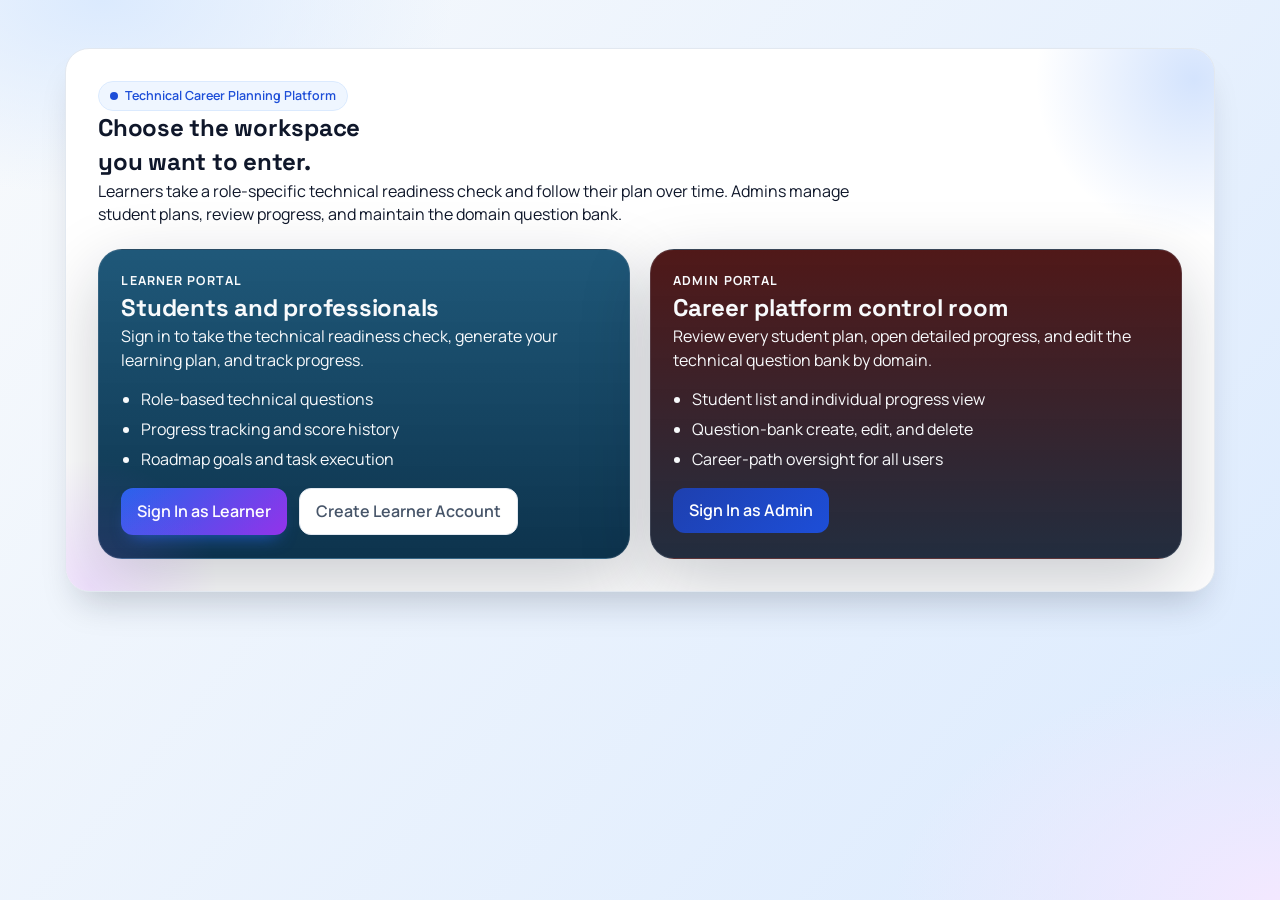
<file: FrontEnd/index.html>
<!doctype html>
<html lang="en">
<head>
  <meta charset="UTF-8" />
  <meta name="viewport" content="width=device-width, initial-scale=1.0" />
  <title>CareerPath - Choose Your Portal</title>
  <link rel="stylesheet" href="./assets/css/styles.css?v=20260325a" />
</head>
<body>
  <main class="page landing-wrap portal-start-page">
    <div class="container">
      <section class="hero-panel portal-hero-panel">
        <div class="portal-hero-copy">
          <span class="badge"><span class="dot"></span>Technical Career Planning Platform</span>
          <h1>Choose the workspace<br />you want to enter.</h1>
          <p>
            Learners take a role-specific technical readiness check and follow their plan over time.
            Admins manage student plans, review progress, and maintain the domain question bank.
          </p>
        </div>

        <div class="portal-grid">
          <article class="portal-card portal-card-user">
            <p class="eyebrow">Learner Portal</p>
            <h2>Students and professionals</h2>
            <p>Sign in to take the technical readiness check, generate your learning plan, and track progress.</p>
            <ul class="portal-list">
              <li>Role-based technical questions</li>
              <li>Progress tracking and score history</li>
              <li>Roadmap goals and task execution</li>
            </ul>
            <div class="portal-actions">
              <a class="btn btn-primary" href="./pages/login.html?portal=user">Sign In as Learner</a>
              <a class="btn btn-ghost" href="./pages/register.html">Create Learner Account</a>
            </div>
          </article>

          <article class="portal-card portal-card-admin">
            <p class="eyebrow">Admin Portal</p>
            <h2>Career platform control room</h2>
            <p>Review every student plan, open detailed progress, and edit the technical question bank by domain.</p>
            <ul class="portal-list">
              <li>Student list and individual progress view</li>
              <li>Question-bank create, edit, and delete</li>
              <li>Career-path oversight for all users</li>
            </ul>
            <div class="portal-actions">
              <a class="btn btn-secondary" href="./pages/login.html?portal=admin">Sign In as Admin</a>
            </div>
          </article>
        </div>
      </section>
    </div>
  </main>

  <script src="./assets/js/core/config.js?v=20260325a"></script>
  <script src="./assets/js/core/api.js?v=20260325a"></script>
  <script src="./assets/js/core/auth-guard.js?v=20260325a"></script>
  <script src="./assets/js/pages/index.js?v=20260325a"></script>
</body>
</html>
</file>
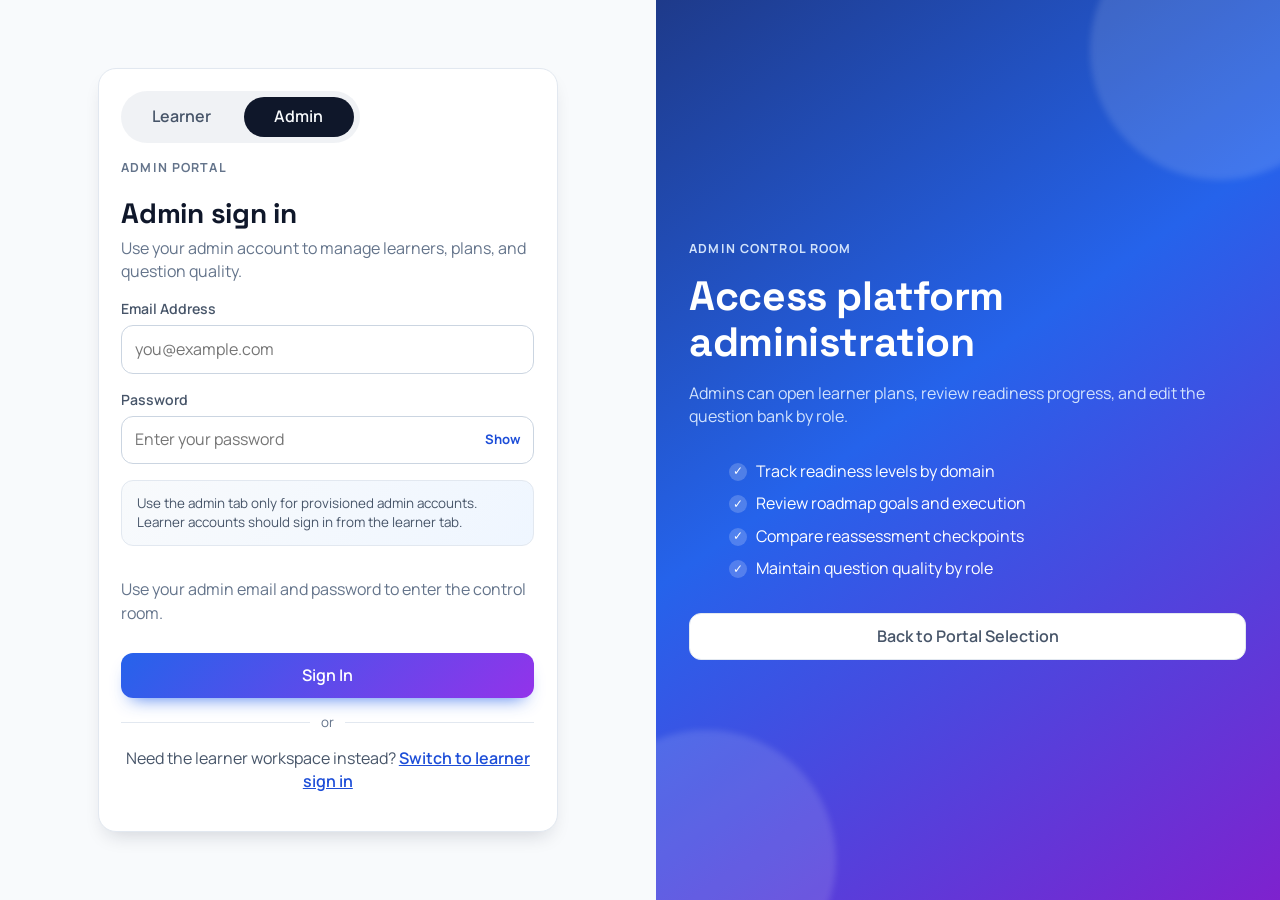
<file: FrontEnd/pages/admin-user.html>
<!doctype html>
<html lang="en">
<head>
  <meta charset="UTF-8" />
  <meta name="viewport" content="width=device-width, initial-scale=1.0" />
  <title>Student Detail - CareerPath Admin</title>
  <link rel="stylesheet" href="../assets/css/styles.css?v=20260325a" />
</head>
<body>
  <header class="topbar admin-topbar">
    <div class="topbar-inner">
      <a class="brand" href="./admin.html">
        <span class="brand-mark">CP</span>
        <span class="gradient-text">CareerPath Admin</span>
      </a>

      <nav class="topnav">
        <a class="nav-link" href="./admin.html">Admin Dashboard</a>
        <a class="nav-link active" href="#">Student Detail</a>
      </nav>

      <div class="user-chip">
        <div class="user-avatar" id="adminInitial">A</div>
        <div class="meta">
          <strong id="adminName">Admin</strong>
          <span id="adminEmail">-</span>
        </div>
        <button id="logoutBtn" class="btn btn-muted btn-small" type="button">Logout</button>
      </div>
    </div>
  </header>

  <main class="main-content">
    <div class="container">
      <section class="hero-card admin-hero-card">
        <div>
          <p class="eyebrow">Learner Detail</p>
          <h1 id="studentNameHeading">Loading student...</h1>
          <p id="studentHeroText" class="text-muted">Open profile, readiness progress, and plan details for this learner.</p>
        </div>
        <div class="toolbar-actions">
          <a class="btn btn-ghost" href="./admin.html">Back to Admin</a>
        </div>
      </section>

      <section class="stat-grid admin-stat-grid">
        <article class="stat-card">
          <p class="label">Goals</p>
          <p class="value" id="studentGoalCount">0</p>
        </article>
        <article class="stat-card">
          <p class="label">Completed Goals</p>
          <p class="value" id="studentCompletedGoalCount">0</p>
        </article>
        <article class="stat-card">
          <p class="label">Tasks</p>
          <p class="value" id="studentTaskCount">0</p>
        </article>
        <article class="stat-card">
          <p class="label">Completed Tasks</p>
          <p class="value" id="studentCompletedTaskCount">0</p>
        </article>
        <article class="stat-card">
          <p class="label">Readiness Level</p>
          <p class="value" id="studentLevelMetric">-</p>
        </article>
        <article class="stat-card">
          <p class="label">Readiness Score</p>
          <p class="value" id="studentScoreMetric">-</p>
        </article>
      </section>

      <section class="admin-grid">
        <article class="section-card">
          <div class="section-header">
            <h3>Student Profile</h3>
            <span id="studentOnboardingChip" class="chip status-planned">Setup pending</span>
          </div>

          <form id="studentProfileForm" class="form">
            <div class="form-row">
              <div class="form-group">
                <label for="studentFullName">Full Name</label>
                <input id="studentFullName" type="text" required />
              </div>
              <div class="form-group">
                <label for="studentEmail">Email</label>
                <input id="studentEmail" type="email" required />
              </div>
            </div>

            <div class="form-row">
              <div class="form-group">
                <label for="studentRole">Role</label>
                <select id="studentRole"></select>
              </div>
              <div class="form-group">
                <label for="studentCareerTrack">Career Track</label>
                <select id="studentCareerTrack"></select>
              </div>
            </div>

            <div class="form-row">
              <div class="form-group">
                <label for="studentLocation">Location</label>
                <input id="studentLocation" type="text" />
              </div>
              <div class="form-group admin-checkbox-field">
                <label for="studentOnboardingCompleted">Setup State</label>
                <label class="option-item">
                  <input id="studentOnboardingCompleted" type="checkbox" />
                  <span>Technical setup completed</span>
                </label>
              </div>
            </div>

            <div class="form-group">
              <label for="studentBio">Bio</label>
              <textarea id="studentBio"></textarea>
            </div>

            <div class="toolbar-actions">
              <button id="saveStudentBtn" class="btn btn-primary" type="submit">Save Student</button>
            </div>
          </form>
        </article>

        <article class="section-card">
          <div class="section-header">
            <div>
              <h3>Technical Readiness</h3>
              <p id="studentReadinessSummary" class="text-muted">No readiness result recorded yet.</p>
            </div>
            <span id="studentReadinessChip" class="chip status-planned">No baseline</span>
          </div>

          <div class="result-grid">
            <article class="result-highlight">
              <p class="text-muted">Current Role</p>
              <h2 id="studentReadinessTrack">-</h2>
              <p class="text-muted" style="margin-top: 0.4rem;">Last assessed</p>
              <h4 id="studentLastAssessed">Not yet</h4>
              <p class="text-muted" style="margin-top: 0.7rem;">Reassessment</p>
              <h4 id="studentReassessment">Baseline pending</h4>
              <p id="studentImprovementText" class="text-muted" style="margin-top: 0.7rem;">No comparison available yet.</p>
            </article>

            <article class="result-card">
              <div class="result-card-head">
                <h4>Skill Breakdown</h4>
                <span id="studentHistoryCount" class="chip">0 checkpoints</span>
              </div>
              <div id="studentSkillBars" class="bars" style="margin-top: 0.6rem;"></div>
            </article>
          </div>

          <article class="result-card" style="margin-top: 0.9rem;">
            <div class="result-card-head">
              <h4>Readiness History</h4>
            </div>
            <div id="studentHistoryBars" class="bars" style="margin-top: 0.6rem;"></div>
          </article>
        </article>
      </section>

      <section class="section-card">
        <div class="section-header">
          <h3>Career Plan and Goals</h3>
          <span id="studentPlanSummary" class="chip">0 items</span>
        </div>
        <div id="studentGoalsList" class="admin-goal-list"></div>
      </section>
    </div>
  </main>

  <div id="toast" class="toast"></div>

  <script src="../assets/js/core/config.js?v=20260325a"></script>
  <script src="../assets/js/core/ui.js?v=20260325a"></script>
  <script src="../assets/js/core/api.js?v=20260325a"></script>
  <script src="../assets/js/core/auth-guard.js?v=20260325a"></script>
  <script src="../assets/js/pages/admin-user.js?v=20260325a"></script>
</body>
</html>
</file>
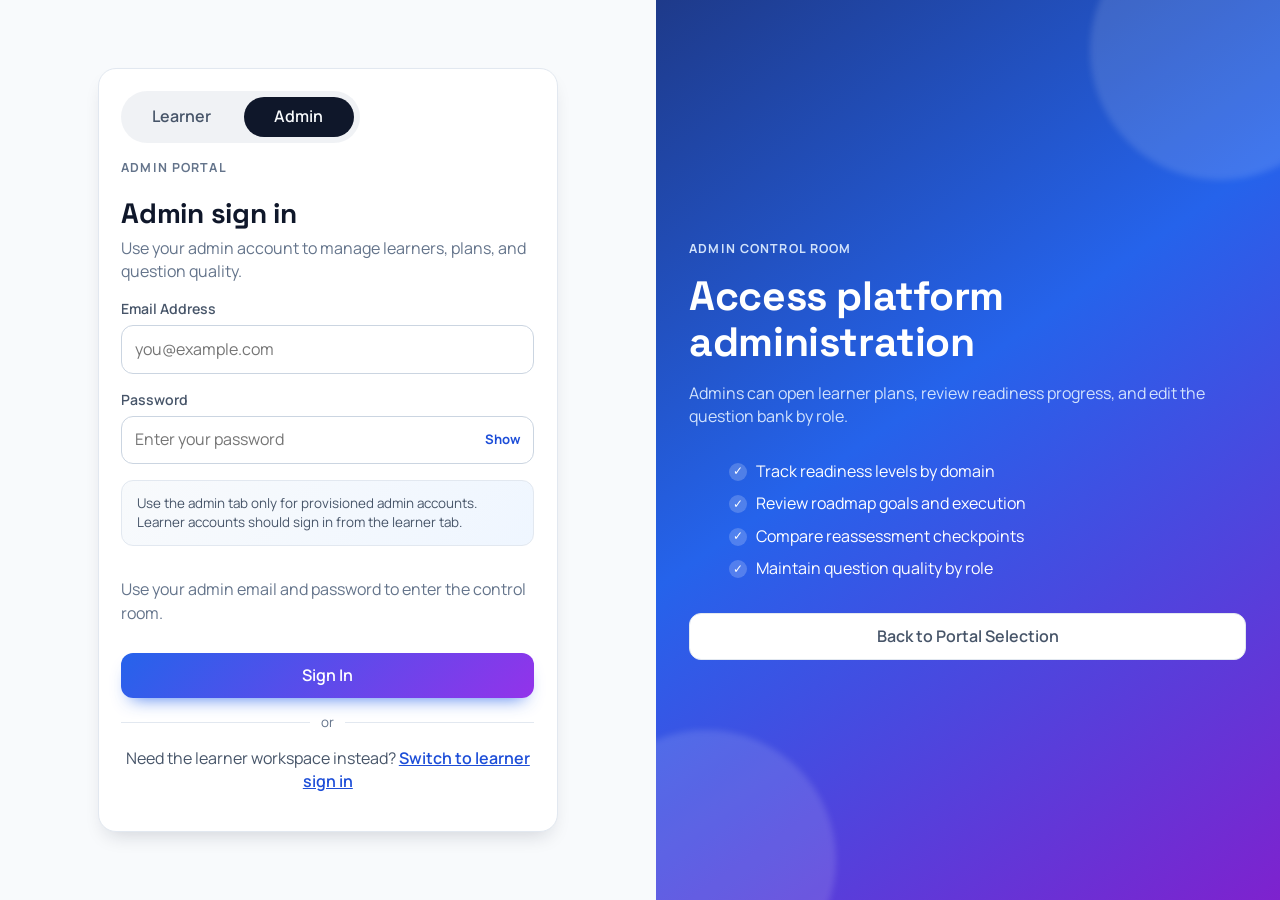
<file: FrontEnd/pages/admin.html>
<!doctype html>
<html lang="en">
<head>
  <meta charset="UTF-8" />
  <meta name="viewport" content="width=device-width, initial-scale=1.0" />
  <title>Admin Portal - CareerPath</title>
  <link rel="stylesheet" href="../assets/css/styles.css?v=20260406a" />
</head>
<body>
  <header class="topbar admin-topbar">
    <div class="topbar-inner">
      <a class="brand" href="./admin.html">
        <span class="brand-mark">CP</span>
        <span class="gradient-text">CareerPath Admin</span>
      </a>

      <nav class="topnav">
        <a class="nav-link active" href="./admin.html">Admin Dashboard</a>
        <a class="nav-link" href="#questionBankSection">Question Bank</a>
      </nav>

      <div class="user-chip">
        <div class="user-avatar" id="adminInitial">A</div>
        <div class="meta">
          <strong id="adminName">Admin</strong>
          <span id="adminEmail">-</span>
        </div>
        <button id="logoutBtn" class="btn btn-muted btn-small" type="button">Logout</button>
      </div>
    </div>
  </header>

  <main class="main-content">
    <div class="container">
      <section class="hero-card admin-hero-card">
        <div>
          <p class="eyebrow">Admin Portal</p>
          <h1>Manage learners, plans, and technical question quality</h1>
          <p class="text-muted">Open any learner to review their plan and progress. Maintain the role-specific question bank from the same workspace.</p>
        </div>
        <div class="toolbar-actions">
          <span class="chip status-completed">Admin Access</span>
          <a class="btn btn-ghost" href="../index.html">Portal Selection</a>
        </div>
      </section>

      <section class="stat-grid admin-stat-grid">
        <article class="stat-card">
          <p class="label">Total Users</p>
          <p class="value" id="adminTotalUsers">0</p>
        </article>
        <article class="stat-card">
          <p class="label">Learners</p>
          <p class="value" id="adminLearnerCount">0</p>
        </article>
        <article class="stat-card">
          <p class="label">Admins</p>
          <p class="value" id="adminAdminCount">0</p>
        </article>
        <article class="stat-card">
          <p class="label">Plans</p>
          <p class="value" id="adminGoalCount">0</p>
        </article>
        <article class="stat-card">
          <p class="label">Tasks</p>
          <p class="value" id="adminTaskCount">0</p>
        </article>
        <article class="stat-card">
          <p class="label">Completed Tasks</p>
          <p class="value" id="adminCompletedTaskCount">0</p>
        </article>
      </section>

      <section class="admin-grid">
        <article class="section-card">
          <div class="section-header">
            <div>
              <h3>Learners and Admins</h3>
              <p class="text-muted">Filter by access level, then open the right workspace for each account.</p>
            </div>
            <div class="toolbar-actions">
              <div class="form-group admin-inline-field">
                <label for="adminUserRoleFilter">Access Level</label>
                <select id="adminUserRoleFilter">
                  <option value="ALL">All accounts</option>
                  <option value="LEARNER">Learners only</option>
                  <option value="ADMIN">Admins only</option>
                </select>
              </div>
              <div class="form-group admin-search-group">
                <label for="adminUserSearch">Search</label>
                <input id="adminUserSearch" type="text" placeholder="Search by name, email, role, or track" />
              </div>
            </div>
          </div>
          <div id="adminUserList" class="admin-user-list"></div>
        </article>

        <article id="questionBankSection" class="section-card">
          <div class="section-header">
            <div>
              <h3>Technical Question Bank</h3>
              <p class="text-muted">Edit the role-specific questions learners receive in the readiness check.</p>
            </div>
            <div class="toolbar-actions">
              <div class="form-group admin-inline-field">
                <label for="questionTrackSelect">Technical Role</label>
                <select id="questionTrackSelect"></select>
              </div>
              <button id="newQuestionBtn" class="btn btn-secondary btn-small" type="button">New Question</button>
            </div>
          </div>

          <form id="questionForm" class="form admin-question-form">
            <input id="questionId" type="hidden" />
            <div class="form-row">
              <div class="form-group">
                <label for="questionCareerTrack">Role</label>
                <select id="questionCareerTrack"></select>
              </div>
              <div class="form-group">
                <label for="questionDifficulty">Difficulty</label>
                <select id="questionDifficulty">
                  <option value="FOUNDATION">Foundation</option>
                  <option value="APPLIED">Applied</option>
                  <option value="ARCHITECTURE">Architecture</option>
                </select>
              </div>
              <div class="form-group">
                <label for="questionDisplayOrder">Display Order</label>
                <input id="questionDisplayOrder" type="number" min="1" required />
              </div>
            </div>

            <div class="form-row">
              <div class="form-group">
                <label for="questionSkillArea">Skill Area</label>
                <input id="questionSkillArea" type="text" placeholder="API Design" required />
              </div>
              <div class="form-group admin-checkbox-field">
                <label for="questionActive">Visibility</label>
                <label class="option-item">
                  <input id="questionActive" type="checkbox" checked />
                  <span>Active for learners</span>
                </label>
              </div>
            </div>

            <div class="form-group">
              <label for="questionText">Question</label>
              <textarea id="questionText" maxlength="2000" placeholder="Write a domain-specific question" required></textarea>
            </div>

            <div class="form-group">
              <label for="questionExplanation">Explanation (optional)</label>
              <textarea id="questionExplanation" maxlength="2000" placeholder="Internal explanation for admins"></textarea>
            </div>

            <div class="admin-option-grid">
              <div class="form-group">
                <label for="option1">Option 1</label>
                <input id="option1" type="text" required />
                <label class="option-item admin-correct-toggle"><input id="correct1" type="radio" name="correctOption" value="0" checked /><span>Correct answer</span></label>
              </div>
              <div class="form-group">
                <label for="option2">Option 2</label>
                <input id="option2" type="text" required />
                <label class="option-item admin-correct-toggle"><input id="correct2" type="radio" name="correctOption" value="1" /><span>Correct answer</span></label>
              </div>
              <div class="form-group">
                <label for="option3">Option 3</label>
                <input id="option3" type="text" required />
                <label class="option-item admin-correct-toggle"><input id="correct3" type="radio" name="correctOption" value="2" /><span>Correct answer</span></label>
              </div>
              <div class="form-group">
                <label for="option4">Option 4</label>
                <input id="option4" type="text" required />
                <label class="option-item admin-correct-toggle"><input id="correct4" type="radio" name="correctOption" value="3" /><span>Correct answer</span></label>
              </div>
            </div>

            <div class="toolbar-actions">
              <button id="resetQuestionBtn" class="btn btn-muted" type="button">Reset</button>
              <button id="saveQuestionBtn" class="btn btn-primary" type="submit">Save Question</button>
            </div>
          </form>

          <div id="adminQuestionList" class="admin-question-list"></div>
        </article>
      </section>
    </div>
  </main>

  <div id="toast" class="toast"></div>

  <script src="../assets/js/core/config.js?v=20260406a"></script>
  <script src="../assets/js/core/ui.js?v=20260406a"></script>
  <script src="../assets/js/core/api.js?v=20260406a"></script>
  <script src="../assets/js/core/auth-guard.js?v=20260406a"></script>
  <script src="../assets/js/pages/admin.js?v=20260406a"></script>
</body>
</html>
</file>
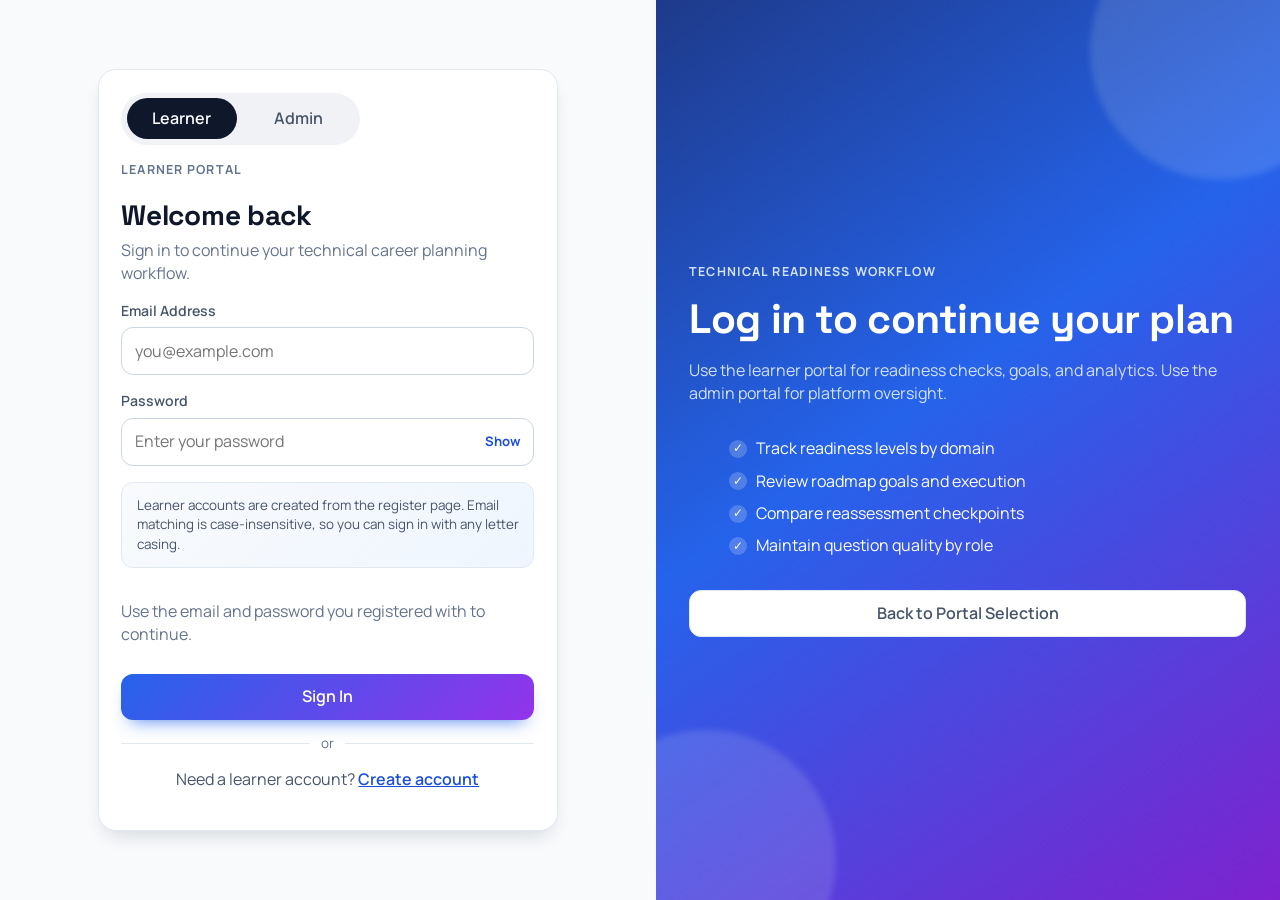
<file: FrontEnd/pages/analytics.html>
<!doctype html>
<html lang="en">
<head>
  <meta charset="UTF-8" />
  <meta name="viewport" content="width=device-width, initial-scale=1.0" />
  <title>Analytics - CareerPath</title>
  <link rel="stylesheet" href="../assets/css/styles.css?v=20260325a" />
</head>
<body>
  <header class="topbar">
    <div class="topbar-inner">
      <a class="brand" href="./home.html">
        <span class="brand-mark">CP</span>
        <span class="gradient-text">CareerPath</span>
      </a>

      <nav class="topnav">
        <a class="nav-link" href="./home.html">Home</a>
        <a class="nav-link" href="./dashboard.html">Dashboard</a>
        <a class="nav-link" href="./goals.html">Goals</a>
        <a class="nav-link active" href="./analytics.html">Analytics</a>
        <a class="nav-link" href="./profile.html">Profile</a>
      </nav>

      <button id="logoutBtn" class="btn btn-muted btn-small" type="button">Logout</button>
    </div>
  </header>

  <main class="main-content">
    <div class="container">
      <section class="page-header">
        <div>
          <h1>Analytics Dashboard</h1>
          <p>Goal execution plus technical readiness insights for your selected role.</p>
        </div>
      </section>

      <section class="analytics-metrics">
        <article class="metric-card">
          <p class="text-muted">Total Goals</p>
          <p class="value" id="metricTotal">0</p>
        </article>
        <article class="metric-card">
          <p class="text-muted">In Progress</p>
          <p class="value" id="metricInProgress">0</p>
        </article>
        <article class="metric-card">
          <p class="text-muted">Completed</p>
          <p class="value" id="metricCompleted">0</p>
        </article>
        <article class="metric-card">
          <p class="text-muted">Completion Rate</p>
          <p class="value" id="metricRate">0%</p>
        </article>
        <article class="metric-card">
          <p class="text-muted">Technical Level</p>
          <p class="value" id="metricTechnicalLevel">-</p>
        </article>
        <article class="metric-card">
          <p class="text-muted">Technical Score</p>
          <p class="value" id="metricTechnicalScore">-</p>
        </article>
        <article class="metric-card">
          <p class="text-muted">Readiness Trend</p>
          <p class="value" id="metricTechnicalTrend">-</p>
        </article>
        <article class="metric-card">
          <p class="text-muted">Checkpoints</p>
          <p class="value" id="metricTechnicalHistory">0</p>
        </article>
      </section>

      <section class="analytics-grid">
        <article class="chart-card">
          <h3>Status Distribution</h3>
          <div style="display: grid; place-items: center; margin-top: 0.6rem;">
            <div class="completion-ring" id="statusDonut" style="--progress:0; position: relative;">
              <div class="center">
                <strong id="statusRateText">0%</strong>
                <span class="text-muted">Completed</span>
              </div>
            </div>
          </div>
          <div class="legend" id="statusLegend"></div>
        </article>

        <article class="chart-card">
          <h3>Goals by Category</h3>
          <div id="categoryBars" class="bars" style="margin-top: 0.7rem;"></div>
        </article>

        <article class="chart-card">
          <h3>Priority Levels</h3>
          <div id="priorityBars" class="bars" style="margin-top: 0.7rem;"></div>
        </article>

        <article class="chart-card">
          <h3>Summary</h3>
          <div class="summary-list">
            <div class="summary-item" style="border-left-color:#3b82f6">
              <p>Total Active Goals</p>
              <strong id="summaryActiveGoals">0</strong>
            </div>
            <div class="summary-item" style="border-left-color:#22c55e">
              <p>Achievement Rate</p>
              <strong id="summaryAchievementRate">0%</strong>
            </div>
            <div class="summary-item" style="border-left-color:#a855f7">
              <p>Goals Remaining</p>
              <strong id="summaryRemaining">0</strong>
            </div>
            <div class="summary-item" style="border-left-color:#f59e0b">
              <p>Active Categories</p>
              <strong id="summaryCategories">0</strong>
            </div>
          </div>
        </article>

        <article class="chart-card">
          <h3>Technical Snapshot</h3>
          <div class="summary-list">
            <div class="summary-item" style="border-left-color:#0284c7">
              <p>Current Role</p>
              <strong id="technicalTrackText">-</strong>
            </div>
            <div class="summary-item" style="border-left-color:#22c55e">
              <p>Last Assessed</p>
              <strong id="technicalLastAssessedText">Not yet</strong>
            </div>
            <div class="summary-item" style="border-left-color:#f59e0b">
              <p>Reassessment</p>
              <strong id="technicalReassessmentText">Baseline pending</strong>
            </div>
            <div class="summary-item" style="border-left-color:#7c3aed">
              <p>Status</p>
              <strong id="technicalStatusText">No baseline</strong>
            </div>
          </div>
        </article>

        <article class="chart-card">
          <h3>Technical Skill Breakdown</h3>
          <div id="technicalSkillBars" class="bars" style="margin-top: 0.7rem;"></div>
        </article>

        <article class="chart-card">
          <h3>Readiness History</h3>
          <div id="technicalHistoryBars" class="bars" style="margin-top: 0.7rem;"></div>
        </article>

        <article class="chart-card discovery-nudge-panel">
          <h3>Technical Guidance</h3>
          <p id="technicalSummaryText" class="text-muted">Take your first technical readiness check to establish a baseline for this analytics view.</p>
          <div class="toolbar-actions" style="margin-top:0.85rem;">
            <a id="technicalAnalyticsAction" class="btn btn-ghost btn-small" href="./technical-readiness.html">Open Readiness Check</a>
          </div>
        </article>
      </section>

    </div>
  </main>

  <div id="toast" class="toast"></div>

  <script src="../assets/js/core/config.js?v=20260325a"></script>
  <script src="../assets/js/core/ui.js?v=20260325a"></script>
  <script src="../assets/js/core/api.js?v=20260325a"></script>
  <script src="../assets/js/core/auth-guard.js?v=20260325a"></script>
  <script src="../assets/js/pages/analytics.js?v=20260325a"></script>
</body>
</html>
</file>
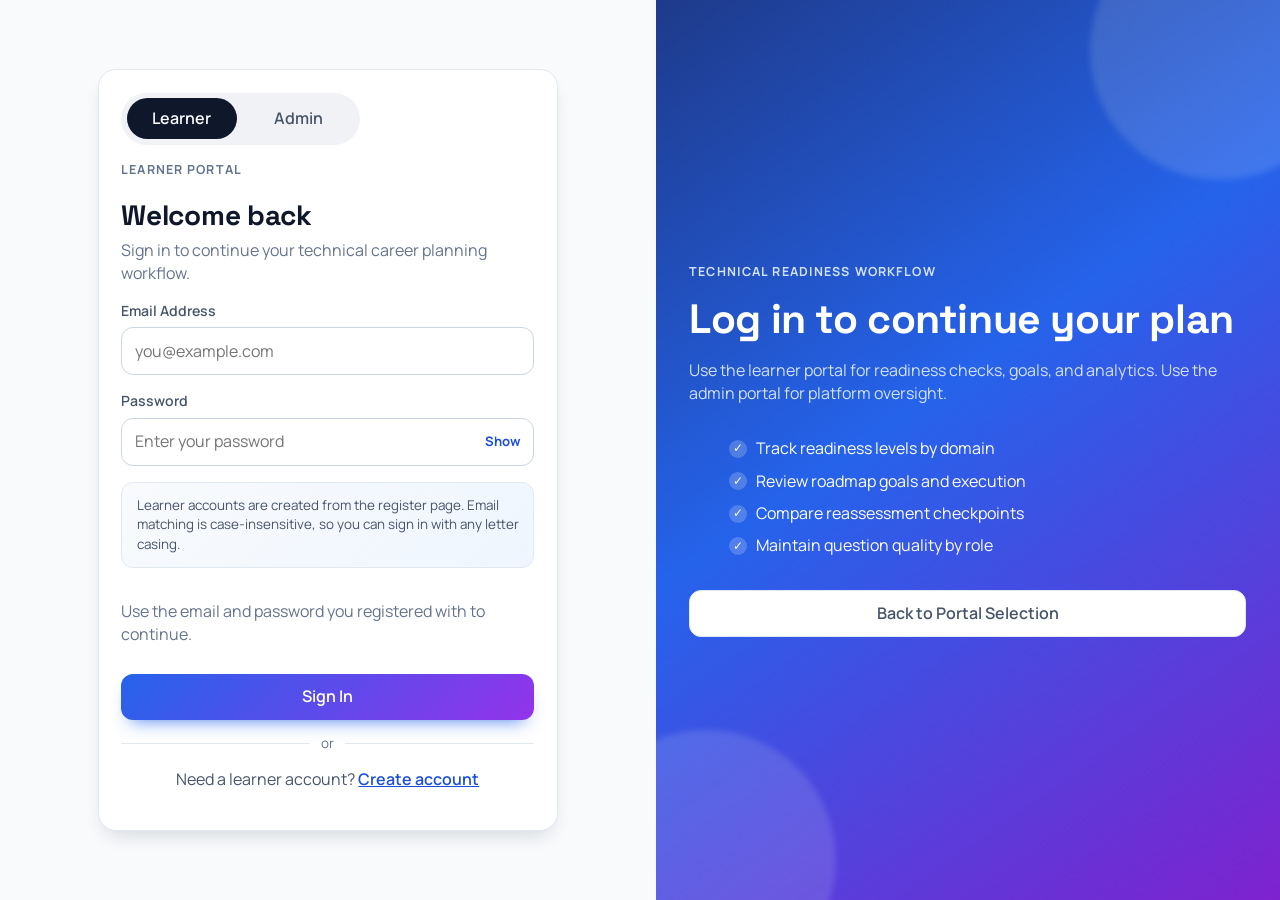
<file: FrontEnd/pages/career-discovery.html>
<!doctype html>
<html lang="en">
<head>
  <meta charset="UTF-8" />
  <meta http-equiv="refresh" content="0; url=./technical-readiness.html" />
  <meta name="viewport" content="width=device-width, initial-scale=1.0" />
  <title>Redirecting - CareerPath</title>
</head>
<body>
  <script>
    window.location.replace("./technical-readiness.html");
  </script>
</body>
</html>
</file>
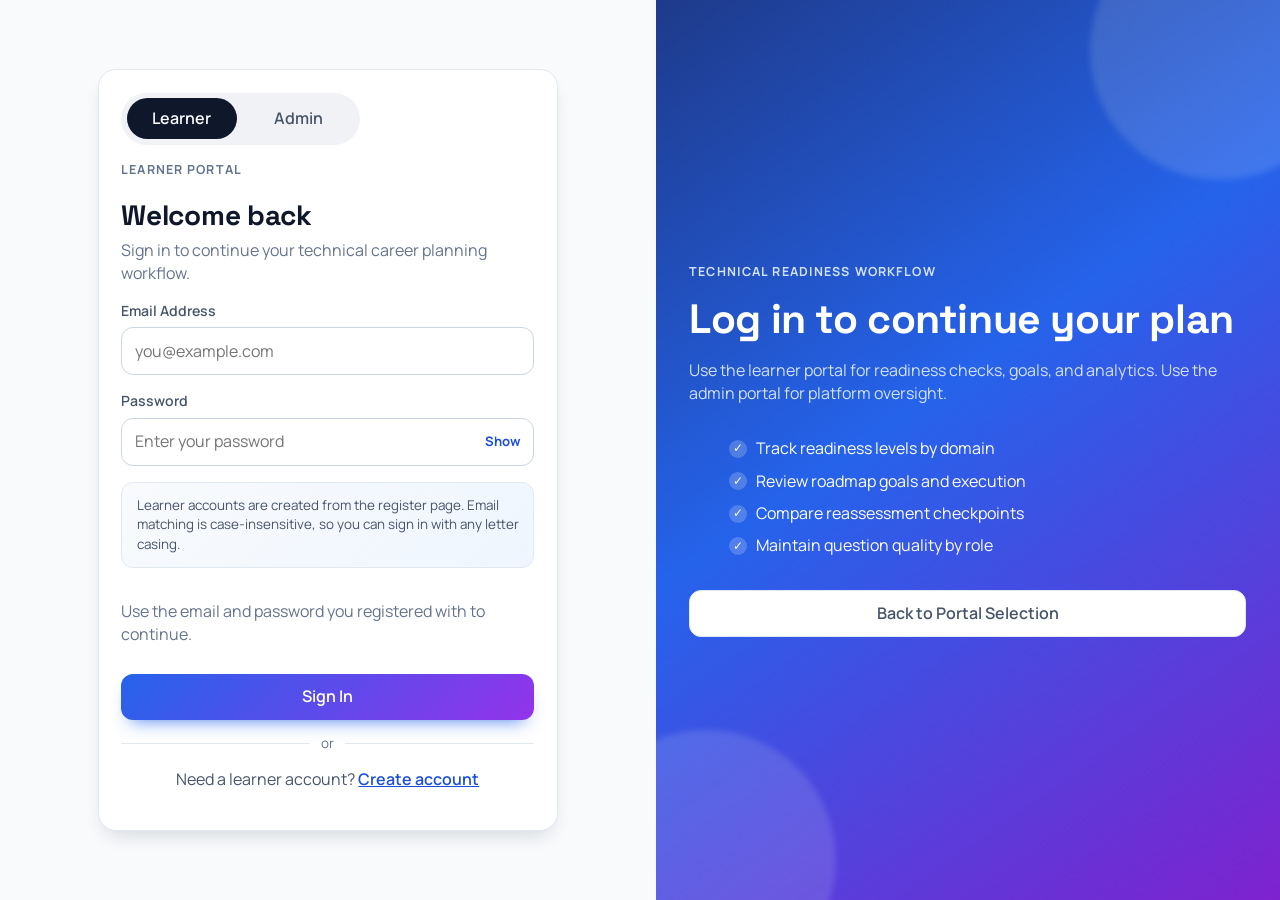
<file: FrontEnd/pages/dashboard.html>
<!doctype html>
<html lang="en">
<head>
  <meta charset="UTF-8" />
  <meta name="viewport" content="width=device-width, initial-scale=1.0" />
  <title>Dashboard - CareerPath</title>
  <link rel="stylesheet" href="../assets/css/styles.css?v=20260325a" />
</head>
<body>
  <header class="topbar">
    <div class="topbar-inner">
      <a class="brand" href="./home.html">
        <span class="brand-mark">CP</span>
        <span class="gradient-text">CareerPath</span>
      </a>

      <nav class="topnav">
        <a class="nav-link" href="./home.html">Home</a>
        <a class="nav-link active" href="./dashboard.html">Dashboard</a>
        <a class="nav-link" href="./goals.html">Goals</a>
        <a class="nav-link" href="./analytics.html">Analytics</a>
        <a class="nav-link" href="./profile.html">Profile</a>
      </nav>

      <div class="user-chip">
        <div class="user-avatar" id="navUserInitial">U</div>
        <div class="meta">
          <strong id="navUserName">User</strong>
          <span id="navUserEmail">-</span>
        </div>
        <button id="logoutBtn" class="btn btn-muted btn-small" type="button">Logout</button>
      </div>
    </div>
  </header>

  <main class="main-content">
    <div class="container">
      <section class="hero-card">
        <div>
          <p class="eyebrow">Dashboard</p>
          <h1 id="welcomeText">Welcome back</h1>
          <p class="text-muted">Your daily command center for goals, technical readiness, and guided next actions.</p>
        </div>
        <div class="toolbar-actions">
          <a class="btn btn-primary" href="./goals.html">Manage Goals</a>
          <a class="btn btn-ghost" href="./analytics.html">View Analytics</a>
          <button id="generateRoadmapBtn" class="btn btn-secondary" type="button">Generate Plan</button>
        </div>
      </section>

      <section class="stat-grid">
        <article class="stat-card">
          <p class="label">Total Goals</p>
          <p class="value" id="statTotal">0</p>
        </article>
        <article class="stat-card">
          <p class="label">Planned</p>
          <p class="value" id="statPlanned">0</p>
        </article>
        <article class="stat-card">
          <p class="label">In Progress</p>
          <p class="value" id="statInProgress">0</p>
        </article>
        <article class="stat-card">
          <p class="label">Completed</p>
          <p class="value" id="statCompleted">0</p>
        </article>
        <article class="stat-card">
          <p class="label">Alignment Score</p>
          <p class="value" id="statAlignment">0%</p>
        </article>
        <article class="stat-card">
          <p class="label">Weekly Execution</p>
          <p class="value" id="statWeekly">0%</p>
        </article>
        <article class="stat-card">
          <p class="label">Tasks Due Soon</p>
          <p class="value" id="statDueSoon">0</p>
        </article>
        <article class="stat-card">
          <p class="label">Overdue Tasks</p>
          <p class="value" id="statOverdue">0</p>
        </article>
      </section>

      <section class="workflow-grid">
        <article class="workflow-card">
          <p class="eyebrow">Plan Health</p>
          <h3 id="workflowAlignmentText">Alignment: 0%</h3>
          <p id="workflowGapText" class="text-muted">No gap warnings right now.</p>
          <div class="toolbar-actions">
            <a class="btn btn-ghost btn-small" href="./analytics.html">Inspect Metrics</a>
          </div>
        </article>

        <article class="workflow-card">
          <p class="eyebrow">Current Focus</p>
          <h3 id="focusTitle">Review your top priority action</h3>
          <p id="focusDescription" class="text-muted">We will show your best next step from blueprint goals.</p>
          <div class="toolbar-actions">
            <a id="focusActionBtn" class="btn btn-primary btn-small" href="./goals.html">Open Goals</a>
            <a class="btn btn-ghost btn-small" href="./profile.html">Review Profile</a>
          </div>
        </article>

        <article class="workflow-card">
          <p class="eyebrow">Quick Flow</p>
          <div class="quick-flow-list">
            <a class="quick-flow-item" href="./goals.html">Create or update today’s goal</a>
            <a class="quick-flow-item" href="./analytics.html">Check weekly execution trend</a>
            <a class="quick-flow-item" href="./profile.html">Review profile and career track</a>
          </div>
        </article>
      </section>

      <section class="dashboard-grid">
        <div class="stack">
          <article class="profile-summary">
            <p class="eyebrow" style="color: #dbeafe">Your Profile</p>
            <h2 id="profileName">-</h2>
            <div class="meta-line"><span id="profileEmail">-</span></div>
            <div class="meta-line"><span id="profileRole">-</span></div>
            <div class="meta-line"><span id="profileCareerTrack">-</span></div>
            <p id="profileStatus" style="margin-top: 0.45rem; color: #eff6ff">Loading profile...</p>
            <div class="summary-actions">
              <a class="btn btn-ghost" href="./profile.html">Edit Profile</a>
              <a class="btn btn-ghost" href="./analytics.html">Analytics</a>
            </div>
          </article>

          <article class="section-card">
            <div class="section-header">
              <h3>Recent Goals</h3>
              <a class="btn btn-ghost btn-small" href="./goals.html">View All</a>
            </div>
            <div id="recentGoalsList" class="recent-list"></div>
          </article>

          <article class="section-card">
            <div class="section-header">
              <h3>Timeline</h3>
              <div class="toolbar-actions timeline-filters">
                <button id="timelineFilterAll" class="btn btn-ghost btn-small btn-toggle-active" type="button">All</button>
                <button id="timelineFilterPending" class="btn btn-ghost btn-small" type="button">Pending</button>
                <button id="timelineFilterCompleted" class="btn btn-ghost btn-small" type="button">Completed</button>
              </div>
            </div>
            <div id="timelineList" class="timeline-list"></div>
          </article>
        </div>

        <div class="stack">
          <article class="section-card">
            <div class="section-header">
              <h3>Completion Rate</h3>
            </div>
            <div class="completion-ring" id="completionRing" style="--progress:0">
              <div class="center">
                <strong id="completionRateValue">0%</strong>
                <span class="text-muted">Completed</span>
              </div>
            </div>
          </article>

          <article class="section-card">
            <div class="section-header">
              <h3>Technical Progress</h3>
              <span id="technicalDueChip" class="chip status-planned">No Baseline</span>
            </div>

            <div class="result-grid">
              <article class="result-highlight">
                <p class="text-muted">Current Readiness Check</p>
                <h2 id="technicalTrackText">-</h2>
                <p class="text-muted" style="margin-top: 0.4rem;">Level</p>
                <h4 id="technicalLevelText">-</h4>
                <p class="text-muted" style="margin-top: 0.7rem;">Current Score</p>
                <h4 id="technicalScoreText">-</h4>
                <p id="technicalImprovementText" class="text-muted" style="margin-top: 0.7rem;">Take your first technical readiness check to establish a baseline.</p>
                <p id="technicalSummaryText" class="text-muted" style="margin-top: 0.7rem;">Readiness insights will appear here after your first submission.</p>

                <div class="summary-list" style="margin-top: 0.85rem;">
                  <div class="summary-item">
                    <p>Last assessed</p>
                    <strong id="technicalLastAssessedText">Not yet</strong>
                  </div>
                  <div class="summary-item">
                    <p>Reassessment</p>
                    <strong id="technicalReassessmentText">Baseline pending</strong>
                  </div>
                </div>

                <div class="toolbar-actions" style="margin-top: 0.9rem;">
                  <a id="technicalAssessmentBtn" class="btn btn-primary btn-small" href="./technical-readiness.html">Take Readiness Check</a>
                </div>
              </article>

              <article class="result-card">
                <div class="result-card-head">
                  <h4>Skill Breakdown</h4>
                  <span id="technicalHistoryCount" class="chip">0 checkpoints</span>
                </div>
                <div id="technicalSkillList" class="bars" style="margin-top: 0.6rem;"></div>
              </article>
            </div>

            <article class="result-card" style="margin-top: 0.9rem;">
              <div class="result-card-head">
                <h4>Readiness History</h4>
                <span class="text-muted">Last 8 attempts</span>
              </div>
              <div id="technicalHistoryList" class="bars" style="margin-top: 0.6rem;"></div>
            </article>
          </article>

          <article class="section-card">
            <div class="section-header">
              <h3>Goal Templates</h3>
              <span class="chip" id="careerPill">Career</span>
            </div>
            <div id="templateList" class="template-list"></div>
          </article>

          <article class="section-card">
            <div class="section-header">
              <h3>Next Best Action</h3>
            </div>
            <div id="nextBestActionPanel" class="next-action"></div>
          </article>

          <article class="section-card">
            <div class="section-header">
              <h3>Category Gap Warnings</h3>
            </div>
            <div id="gapWarningsList" class="warning-list"></div>
          </article>

          <article class="section-card">
            <div class="section-header">
              <h3>Due Soon Tasks</h3>
              <span id="dueSoonBadge" class="chip">0</span>
            </div>
            <div id="dueSoonTasksList" class="due-task-list"></div>
          </article>

          <article class="section-card discovery-nudge">
            <p class="eyebrow">Optional</p>
            <h3>Keep Your Technical Baseline Current</h3>
            <p id="discoveryNudgeText" class="text-muted">Take or retake the technical readiness check every 30 days to compare your improvement over time.</p>
            <div class="toolbar-actions">
              <a id="discoveryNudgeBtn" class="btn btn-ghost btn-small" href="./technical-readiness.html">Open Readiness Check</a>
            </div>
          </article>
        </div>
      </section>
    </div>
  </main>

  <div id="toast" class="toast"></div>

  <script src="../assets/js/core/config.js?v=20260325a"></script>
  <script src="../assets/js/core/ui.js?v=20260325a"></script>
  <script src="../assets/js/core/api.js?v=20260325a"></script>
  <script src="../assets/js/core/auth-guard.js?v=20260325a"></script>
  <script src="../assets/js/pages/dashboard.js?v=20260325a"></script>
</body>
</html>
</file>
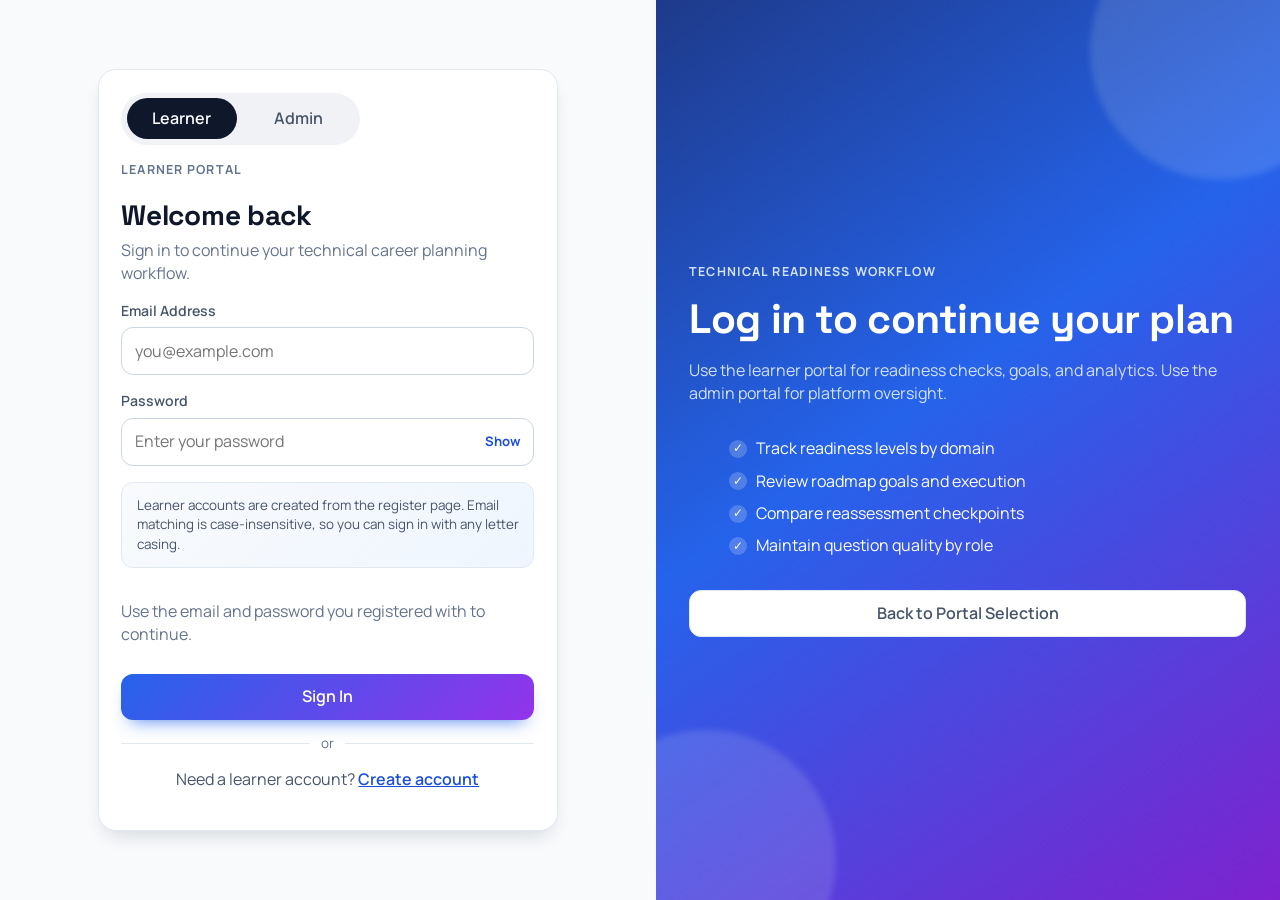
<file: FrontEnd/pages/goal-detail.html>
<!doctype html>
<html lang="en">
<head>
  <meta charset="UTF-8" />
  <meta name="viewport" content="width=device-width, initial-scale=1.0" />
  <title>Goal Detail - CareerPath</title>
  <link rel="stylesheet" href="../assets/css/styles.css?v=20260305e" />
</head>
<body>
  <header class="topbar">
    <div class="topbar-inner">
      <a class="brand" href="./home.html">
        <span class="brand-mark">CP</span>
        <span class="gradient-text">CareerPath</span>
      </a>

      <nav class="topnav">
        <a class="nav-link" href="./home.html">Home</a>
        <a class="nav-link" href="./dashboard.html">Dashboard</a>
        <a class="nav-link active" href="./goals.html">Goals</a>
        <a class="nav-link" href="./analytics.html">Analytics</a>
        <a class="nav-link" href="./profile.html">Profile</a>
      </nav>

      <button id="logoutBtn" class="btn btn-muted btn-small" type="button">Logout</button>
    </div>
  </header>

  <main class="main-content">
    <div class="container">
      <a class="btn btn-ghost btn-small" href="./goals.html" style="margin-bottom: 0.8rem;">Back to Goals</a>

      <div style="display:none;" aria-hidden="true">
        <div id="messageBox"></div>
        <input id="progressRange" type="range" min="0" max="100" value="0" />
        <strong id="progressValue">0%</strong>
        <button id="saveProgressBtn" type="button">Save Progress</button>
      </div>

      <section class="detail-header">
        <div class="goal-title-row" style="margin-bottom: 0.4rem;">
          <div>
            <div style="display:flex;gap:0.45rem;flex-wrap:wrap;margin-bottom:0.4rem;">
              <span id="statusBadge" class="status-pill status-planned">Planned</span>
              <span id="priorityBadge" class="priority-pill priority-medium">Medium Priority</span>
            </div>
            <h1 id="goalTitle" style="font-size: clamp(1.55rem, 2.8vw, 2.2rem);">Goal</h1>
            <p id="goalDescription" class="text-muted" style="margin-top:0.3rem;">Description</p>
          </div>
        </div>

        <div class="detail-meta-grid">
          <div class="meta-card"><span>Category</span><strong id="metaCategory">-</strong></div>
          <div class="meta-card"><span>Target Date</span><strong id="metaTargetDate">-</strong></div>
          <div class="meta-card"><span>Created</span><strong id="metaCreatedDate">-</strong></div>
          <div class="meta-card"><span>Progress</span><strong id="metaProgress">0%</strong></div>
        </div>
      </section>

      <section class="detail-layout">
        <div class="stack">
          <article class="section-card">
            <div class="section-header">
              <h3>Execution Checklist</h3>
              <span id="taskSummary" class="chip status-in-progress">0 / 0 completed</span>
            </div>
            <p class="text-muted" style="margin-bottom: 0.6rem;">Complete scheduled milestone tasks to automatically increase progress.</p>
            <div id="taskList" class="task-list"></div>
          </article>

          <article class="section-card">
            <div class="section-header">
              <h3>Add Additional Task</h3>
            </div>
            <form id="createTaskForm" class="form">
              <div class="form-row">
                <div class="form-group">
                  <label for="taskTitleInput">Task Title</label>
                  <input id="taskTitleInput" type="text" maxlength="320" placeholder="Define benchmark scenario" required />
                </div>
                <div class="form-group">
                  <label for="taskDueDateInput">Due Date</label>
                  <input id="taskDueDateInput" type="date" />
                </div>
              </div>

              <div class="form-row">
                <div class="form-group">
                  <label for="taskWeightInput">Contribution Score (5-40)</label>
                  <input id="taskWeightInput" type="number" min="5" max="40" value="15" />
                </div>
                <div class="form-group">
                  <label for="taskDetailsInput">Details</label>
                  <input id="taskDetailsInput" type="text" maxlength="2000" placeholder="Clear evidence required to mark as done" />
                </div>
              </div>

              <div class="toolbar-actions">
                <button id="createTaskBtn" class="btn btn-secondary" type="submit">Add Task</button>
              </div>
            </form>
          </article>

          <article class="section-card">
            <h3 style="margin-bottom:0.6rem;">Notes</h3>
            <textarea id="notesInput" placeholder="Add notes about this goal..."></textarea>
            <button id="saveNotesBtn" class="btn btn-secondary" type="button" style="margin-top:0.6rem;">Save Notes</button>
          </article>
        </div>

        <aside class="stack">
          <article id="tagsPanel" class="section-card hidden">
            <h3 style="margin-bottom:0.6rem;">Tags</h3>
            <div id="tagsList" class="tag-list"></div>
          </article>

          <article class="section-card">
            <h3 style="margin-bottom:0.6rem;">Goal Actions</h3>
            <p class="text-muted" style="margin-bottom:0.6rem;">Adjust schedule and status for this goal.</p>
            <div class="form-group" style="margin-bottom:0.6rem;">
              <label for="goalTargetDateInput">Goal Deadline</label>
              <input id="goalTargetDateInput" type="date" />
            </div>
            <div class="stack" style="gap:0.5rem;">
              <button id="saveTargetDateBtn" class="btn btn-secondary" type="button">Update Deadline</button>
              <button id="markGoalCompletedBtn" class="btn btn-success" type="button">Mark Goal Completed</button>
              <button id="markGoalPlannedBtn" class="btn btn-muted" type="button">Reset to Planned</button>
              <button id="deleteGoalBtn" class="btn btn-danger" type="button">Remove Goal</button>
            </div>
          </article>
        </aside>
      </section>
    </div>
  </main>

  <div id="toast" class="toast"></div>

  <script src="../assets/js/core/config.js?v=20260305e"></script>
  <script src="../assets/js/core/ui.js?v=20260305e"></script>
  <script src="../assets/js/core/api.js?v=20260305e"></script>
  <script src="../assets/js/core/auth-guard.js?v=20260305e"></script>
  <script src="../assets/js/pages/goal-detail.js?v=20260305e"></script>
</body>
</html>
</file>
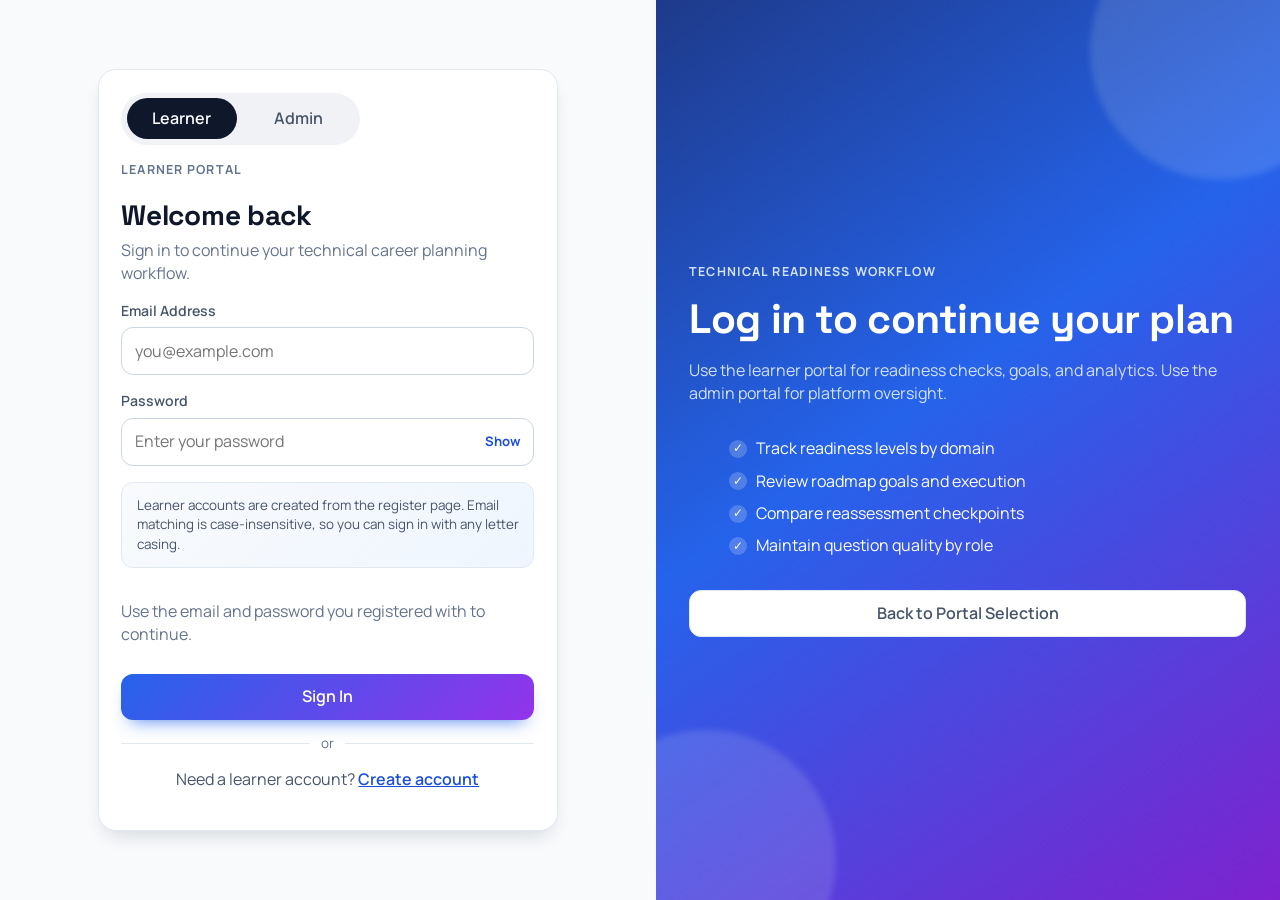
<file: FrontEnd/pages/goals.html>
<!doctype html>
<html lang="en">
<head>
  <meta charset="UTF-8" />
  <meta name="viewport" content="width=device-width, initial-scale=1.0" />
  <title>Goals - CareerPath</title>
  <link rel="stylesheet" href="../assets/css/styles.css?v=20260325a" />
</head>
<body>
  <header class="topbar">
    <div class="topbar-inner">
      <a class="brand" href="./home.html">
        <span class="brand-mark">CP</span>
        <span class="gradient-text">CareerPath</span>
      </a>

      <nav class="topnav">
        <a class="nav-link" href="./home.html">Home</a>
        <a class="nav-link" href="./dashboard.html">Dashboard</a>
        <a class="nav-link active" href="./goals.html">Goals</a>
        <a class="nav-link" href="./analytics.html">Analytics</a>
        <a class="nav-link" href="./profile.html">Profile</a>
      </nav>

      <button id="logoutBtn" class="btn btn-muted btn-small" type="button">Logout</button>
    </div>
  </header>

  <main class="main-content">
    <div class="container">
      <section class="page-header">
        <div>
          <h1>My Goals</h1>
          <p>Create, manage, and track your career objectives.</p>
        </div>
        <div class="toolbar-actions">
          <button id="toggleTemplatesBtn" class="btn btn-ghost" type="button">Templates</button>
          <button id="newGoalBtn" class="btn btn-primary" type="button">New Goal</button>
        </div>
      </section>

      <section id="templatesPanel" class="panel hidden">
        <div class="section-header">
          <h3>Goal Templates</h3>
          <button id="closeTemplatesBtn" class="btn btn-muted btn-small" type="button">Close</button>
        </div>
        <div class="form-group" style="max-width: 380px; margin-bottom: 0.7rem;">
          <label for="templateCareerTrack">Career Track</label>
          <select id="templateCareerTrack"></select>
        </div>
        <div id="templateButtons" class="template-list"></div>
      </section>

      <section class="panel">
        <div class="section-header">
          <h3>Filters</h3>
          <button id="clearFiltersBtn" class="btn btn-muted btn-small" type="button">Clear Filters</button>
        </div>

        <div class="filter-grid">
          <input id="searchInput" type="text" placeholder="Search goals by title or description" />
          <select id="statusFilter">
            <option value="ALL">All Status</option>
            <option value="PLANNED">Planned</option>
            <option value="IN_PROGRESS">In Progress</option>
            <option value="COMPLETED">Completed</option>
          </select>
          <select id="priorityFilter">
            <option value="ALL">All Priorities</option>
          </select>
          <select id="categoryFilter">
            <option value="ALL">All Categories</option>
          </select>
          <select id="blueprintFilter">
            <option value="ALL">All Goal Types</option>
            <option value="BLUEPRINT">Blueprint Goals</option>
            <option value="MANUAL">Manual Goals</option>
          </select>
          <select id="sortBy">
            <option value="UPDATED_DESC">Recently Updated</option>
            <option value="TARGET_ASC">Nearest Target Date</option>
            <option value="PROGRESS_DESC">Highest Progress</option>
            <option value="TITLE_ASC">Title A-Z</option>
          </select>
          <button id="refreshBtn" class="btn btn-secondary" type="button">Refresh</button>
        </div>

        <p id="resultText" class="text-muted" style="margin-top: 0.6rem;">Showing 0 goals</p>
      </section>

      <section id="goalsGrid" class="goal-grid"></section>

      <section class="panel discovery-nudge-panel">
        <h3>Need to re-check technical readiness?</h3>
        <p class="text-muted">Open the readiness check whenever you want to compare your current domain skill against your earlier attempts.</p>
        <div class="toolbar-actions">
          <a class="btn btn-ghost btn-small" href="./technical-readiness.html">Open Readiness Check</a>
        </div>
      </section>

    </div>
  </main>

  <div id="createModal" class="modal">
    <div class="modal-card">
      <div class="modal-head">
        <h2>Create New Goal</h2>
        <button id="closeCreateModalBtn" class="btn btn-muted btn-small" type="button">Close</button>
      </div>

      <div class="modal-body">
        <form id="createForm" class="form">
          <div class="form-group">
            <label for="createTitle">Title *</label>
            <input id="createTitle" type="text" placeholder="Learn React Framework" required />
          </div>

          <div class="form-group">
            <label for="createDescription">Description</label>
            <textarea id="createDescription" placeholder="Describe your goal..."></textarea>
          </div>

          <div class="form-row">
            <div class="form-group">
              <label for="createPriority">Priority</label>
              <select id="createPriority"></select>
            </div>

            <div class="form-group">
              <label for="createCategory">Category</label>
              <select id="createCategory"></select>
            </div>
          </div>

          <div class="form-row">
            <div class="form-group">
              <label for="createTargetDate">Target Date</label>
              <input id="createTargetDate" type="date" />
            </div>

            <div class="form-group">
              <label for="createTags">Tags (comma separated)</label>
              <input id="createTags" type="text" placeholder="react, portfolio, interview" />
            </div>
          </div>

          <div class="toolbar-actions">
            <button id="cancelCreateBtn" class="btn btn-muted" type="button">Cancel</button>
            <button id="createBtn" class="btn btn-primary" type="submit">Create Goal</button>
          </div>
        </form>
      </div>
    </div>
  </div>

  <div id="toast" class="toast"></div>

  <script src="../assets/js/core/config.js?v=20260325a"></script>
  <script src="../assets/js/core/ui.js?v=20260325a"></script>
  <script src="../assets/js/core/api.js?v=20260325a"></script>
  <script src="../assets/js/core/auth-guard.js?v=20260325a"></script>
  <script src="../assets/js/pages/goals.js?v=20260325a"></script>
</body>
</html>
</file>
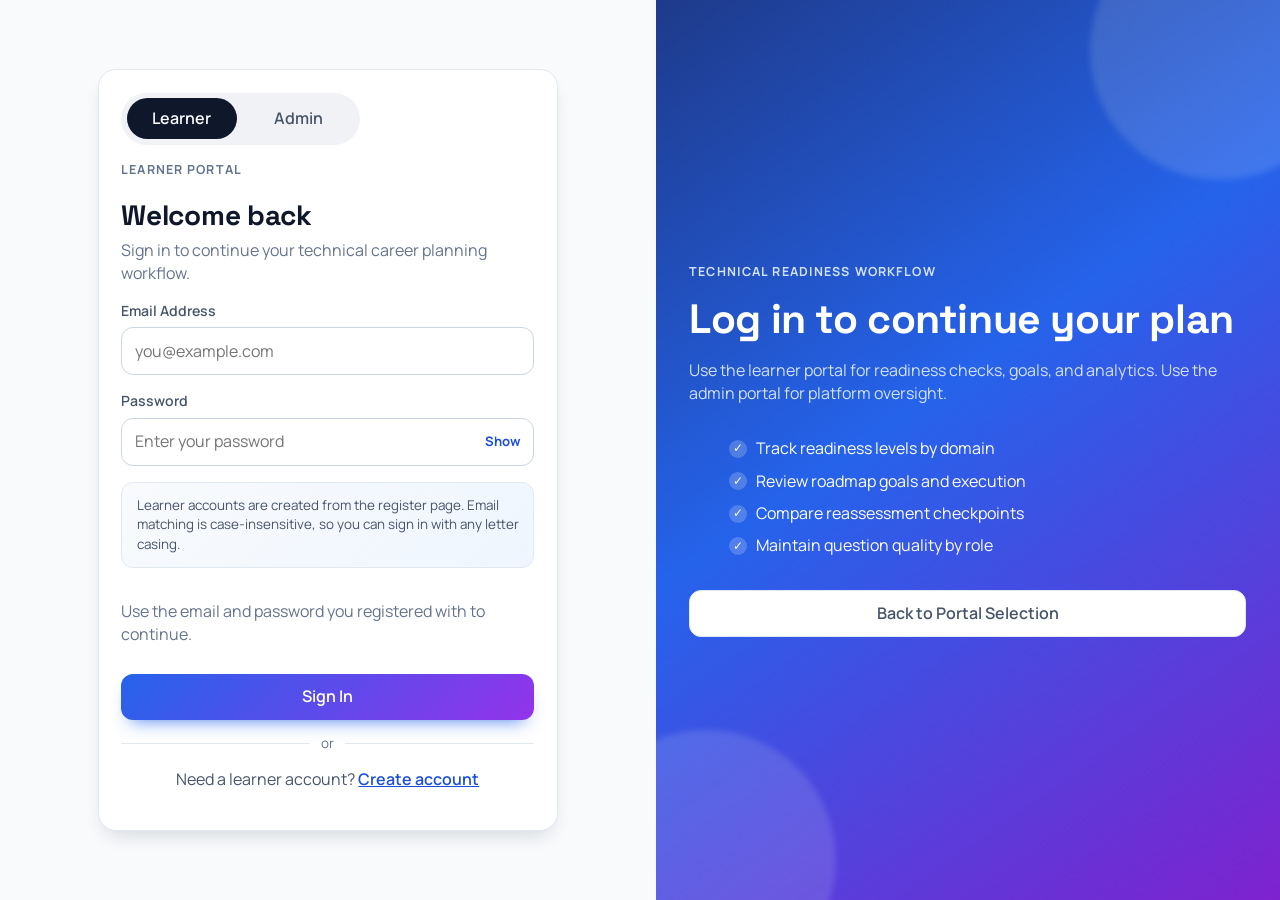
<file: FrontEnd/pages/home.html>
<!doctype html>
<html lang="en">
<head>
  <meta charset="UTF-8" />
  <meta name="viewport" content="width=device-width, initial-scale=1.0" />
  <title>Home - CareerPath</title>
  <link rel="stylesheet" href="../assets/css/styles.css?v=20260325a" />
</head>
<body>
  <header class="topbar">
    <div class="topbar-inner">
      <a class="brand" href="./home.html">
        <span class="brand-mark">CP</span>
        <span class="gradient-text">CareerPath</span>
      </a>

      <nav class="topnav">
        <a class="nav-link active" href="./home.html">Home</a>
        <a class="nav-link" href="./dashboard.html">Dashboard</a>
        <a class="nav-link" href="./goals.html">Goals</a>
        <a class="nav-link" href="./analytics.html">Analytics</a>
        <a class="nav-link" href="./profile.html">Profile</a>
      </nav>

      <div class="user-chip">
        <div class="user-avatar" id="navUserInitial">U</div>
        <div class="meta">
          <strong id="navUserName">User</strong>
          <span id="navUserEmail">-</span>
        </div>
        <button id="logoutBtn" class="btn btn-muted btn-small" type="button">Logout</button>
      </div>
    </div>
  </header>

  <main class="main-content">
    <div class="container">
      <section class="hero-card">
        <div>
          <p class="eyebrow">Home</p>
          <h1 id="homeWelcomeText">Welcome back</h1>
          <p class="text-muted">Simple start point to navigate quickly and stay on top of deadlines.</p>
        </div>
        <div class="toolbar-actions">
          <a class="btn btn-primary" href="./goals.html">Open Goals</a>
          <a class="btn btn-ghost" href="./dashboard.html">Open Dashboard</a>
        </div>
      </section>

      <section class="stat-grid">
        <article class="stat-card">
          <p class="label">Total Goals</p>
          <p class="value" id="homeStatTotal">0</p>
        </article>
        <article class="stat-card">
          <p class="label">Weekly Execution</p>
          <p class="value" id="homeStatWeekly">0%</p>
        </article>
        <article class="stat-card">
          <p class="label">Tasks Due Soon</p>
          <p class="value" id="homeStatDueSoon">0</p>
        </article>
        <article class="stat-card">
          <p class="label">Overdue Tasks</p>
          <p class="value" id="homeStatOverdue">0</p>
        </article>
      </section>

      <section class="home-shortcut-grid">
        <a class="home-shortcut-card" href="./dashboard.html">
          <h3>Dashboard</h3>
          <p>Deep analytics, timeline, and alignment insights.</p>
        </a>
        <a class="home-shortcut-card" href="./goals.html">
          <h3>Goals Workspace</h3>
          <p>Create, filter, and manage all your goals.</p>
        </a>
        <a class="home-shortcut-card" href="./analytics.html">
          <h3>Analytics</h3>
          <p>See completion trends and category breakdowns.</p>
        </a>
        <a class="home-shortcut-card" href="./profile.html">
          <h3>Profile</h3>
          <p>Update your role, track, and personal info.</p>
        </a>
      </section>

      <section class="section-card home-reminders">
        <div class="section-header">
          <h3>Priority Reminders</h3>
          <span id="priorityReminderCount" class="chip status-in-progress">0</span>
        </div>
        <p class="text-muted" style="margin-bottom:0.5rem;">Ranked by due date urgency and goal priority.</p>
        <div id="priorityReminderList" class="due-task-list"></div>
      </section>

      <section class="workflow-grid">
        <article class="workflow-card">
          <p class="eyebrow">Next Step</p>
          <div id="homeNextActionPanel" class="next-action"></div>
        </article>

        <article class="workflow-card discovery-nudge">
          <p class="eyebrow">Optional</p>
          <h3>Keep Your Technical Readiness Current</h3>
          <p class="text-muted">Retake the readiness check whenever you want to measure how much your domain skill has improved.</p>
          <div class="toolbar-actions">
            <a class="btn btn-ghost btn-small" href="./technical-readiness.html">Open Readiness Check</a>
          </div>
        </article>
      </section>
    </div>
  </main>

  <div id="toast" class="toast"></div>

  <script src="../assets/js/core/config.js?v=20260325a"></script>
  <script src="../assets/js/core/ui.js?v=20260325a"></script>
  <script src="../assets/js/core/api.js?v=20260325a"></script>
  <script src="../assets/js/core/auth-guard.js?v=20260325a"></script>
  <script src="../assets/js/pages/home.js?v=20260325a"></script>
</body>
</html>
</file>
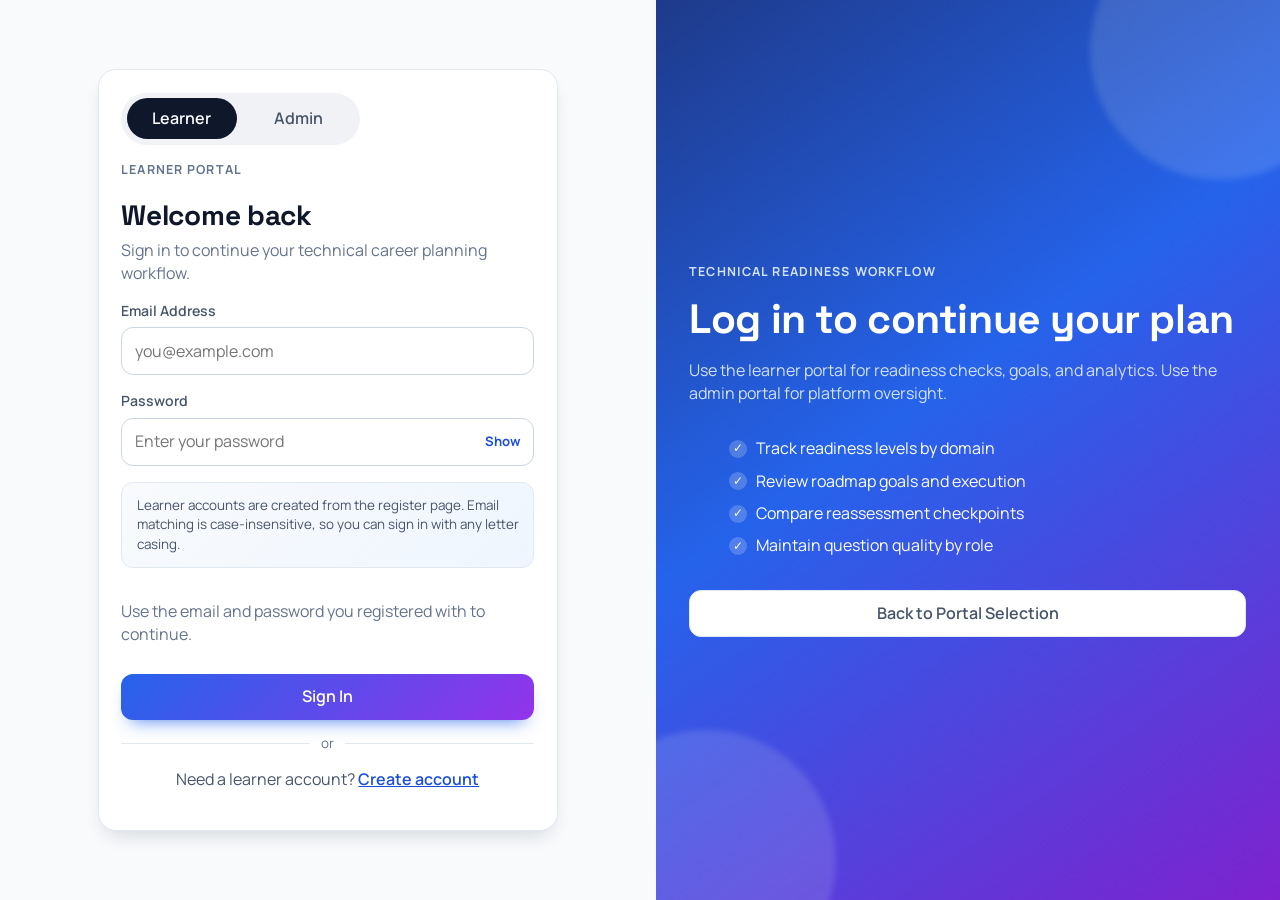
<file: FrontEnd/pages/login.html>
<!doctype html>
<html lang="en">
<head>
  <meta charset="UTF-8" />
  <meta name="viewport" content="width=device-width, initial-scale=1.0" />
  <title>Sign In - CareerPath</title>
  <link rel="stylesheet" href="../assets/css/styles.css?v=20260406a" />
</head>
<body>
  <main class="auth-shell">
    <section class="auth-panel-form">
      <div class="auth-form-card">
        <div class="portal-switch" role="tablist" aria-label="Portal selector">
          <a id="portalUserLink" class="portal-switch-link" href="./login.html?portal=user">Learner</a>
          <a id="portalAdminLink" class="portal-switch-link" href="./login.html?portal=admin">Admin</a>
        </div>

        <p id="portalBadge" class="eyebrow">Learner Portal</p>
        <h2 id="loginHeading">Welcome back</h2>
        <p id="loginSubheading">Sign in to continue your technical career planning workflow.</p>

        <form id="loginForm" class="form">
          <div class="form-group">
            <label for="email">Email Address</label>
            <input id="email" type="email" placeholder="you@example.com" autocomplete="email" required />
          </div>

          <div class="form-group">
            <label for="password">Password</label>
            <div class="password-field">
              <input id="password" type="password" placeholder="Enter your password" autocomplete="current-password" required />
              <button id="passwordToggle" class="password-toggle" type="button" aria-label="Show password">Show</button>
            </div>
          </div>

          <p id="portalHint" class="auth-note">Use the learner portal for registered learner accounts. Switch to the admin tab only for admin access.</p>
          <p id="messageBox" class="text-muted" style="min-height: 1.25rem; margin-bottom: 0.75rem;"></p>
          <button id="loginBtn" type="submit" class="btn btn-primary btn-block">Sign In</button>
        </form>

        <div class="auth-divider"><span>or</span></div>
        <div id="googleSignInContainer" class="google-signin-container hidden"></div>
        <p id="googleSignInHint" class="field-help hidden">Google sign-in is not configured for this environment.</p>

        <p id="loginFooterLink" class="footer-link">Need a learner account? <a href="./register.html">Create account</a></p>
      </div>
    </section>

    <section class="auth-panel-info">
      <p id="infoEyebrow" class="eyebrow">Technical Readiness Workflow</p>
      <h1 id="infoTitle">Log in to continue your plan</h1>
      <p id="infoText">Use the learner portal for readiness checks, goals, and analytics. Use the admin portal for platform oversight.</p>
      <ul id="infoList" class="auth-feature-list">
        <li>Track readiness levels by domain</li>
        <li>Review roadmap goals and execution</li>
        <li>Compare reassessment checkpoints</li>
        <li>Maintain question quality by role</li>
      </ul>
      <a class="btn btn-ghost" href="../index.html">Back to Portal Selection</a>
    </section>
  </main>

  <div id="toast" class="toast"></div>

  <script src="../assets/js/core/config.js?v=20260406a"></script>
  <script src="../assets/js/core/ui.js?v=20260406a"></script>
  <script src="../assets/js/core/api.js?v=20260406a"></script>
  <script src="../assets/js/core/auth-guard.js?v=20260406a"></script>
  <script src="https://accounts.google.com/gsi/client" async defer></script>
  <script src="../assets/js/pages/login.js?v=20260406a"></script>
</body>
</html>
</file>
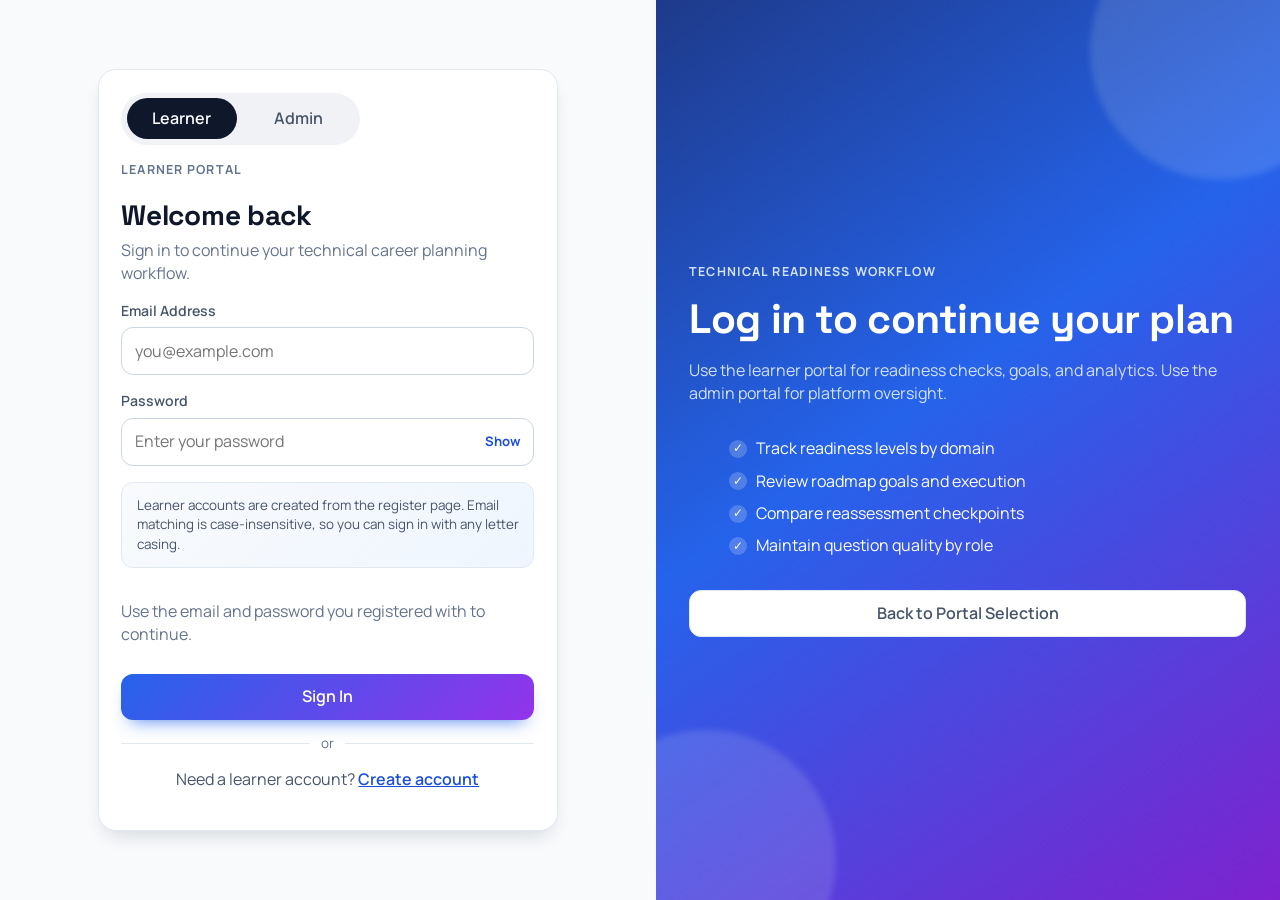
<file: FrontEnd/pages/profile.html>
<!doctype html>
<html lang="en">
<head>
  <meta charset="UTF-8" />
  <meta name="viewport" content="width=device-width, initial-scale=1.0" />
  <title>Profile - CareerPath</title>
  <link rel="stylesheet" href="../assets/css/styles.css?v=20260325a" />
</head>
<body>
  <header class="topbar">
    <div class="topbar-inner">
      <a class="brand" href="./home.html">
        <span class="brand-mark">CP</span>
        <span class="gradient-text">CareerPath</span>
      </a>

      <nav class="topnav">
        <a class="nav-link" href="./home.html">Home</a>
        <a class="nav-link" href="./dashboard.html">Dashboard</a>
        <a class="nav-link" href="./goals.html">Goals</a>
        <a class="nav-link" href="./analytics.html">Analytics</a>
        <a class="nav-link active" href="./profile.html">Profile</a>
      </nav>

      <button id="logoutBtn" class="btn btn-muted btn-small" type="button">Logout</button>
    </div>
  </header>

  <main class="main-content">
    <div class="container">
      <section class="page-header">
        <div>
          <h1>My Profile</h1>
          <p>Manage your account information and preferences.</p>
        </div>

        <div class="toolbar-actions">
          <button id="editBtn" class="btn btn-primary" type="button">Edit Profile</button>
          <button id="cancelBtn" class="btn btn-muted hidden" type="button">Cancel</button>
          <button id="saveBtn" class="btn btn-secondary hidden" type="button">Save Changes</button>
        </div>
      </section>

      <section class="profile-layout">
        <aside class="profile-side">
          <div class="avatar-xl" id="profileInitial">U</div>
          <h2 style="text-align: center;" id="profileDisplayName">User</h2>
          <p style="text-align: center;" class="text-muted" id="profileDisplayEmail">-</p>
          <p style="text-align: center; margin-top: 0.35rem;" class="text-muted" id="joinedDateText">Joined recently</p>

          <div class="meta-list">
            <div class="meta-row"><span>Role</span><strong id="quickRole">-</strong></div>
            <div class="meta-row"><span>Career Track</span><strong id="quickTrack">-</strong></div>
          </div>
        </aside>

        <section class="profile-main">
          <form id="profileForm" class="form">
            <div class="form-group">
              <label for="fullName">Full Name</label>
              <input id="fullName" type="text" required disabled />
            </div>

            <div class="form-group">
              <label for="email">Email Address</label>
              <input id="email" type="email" disabled />
              <span class="field-help">Email cannot be changed.</span>
            </div>

            <div class="form-group">
              <label for="bio">Bio</label>
              <textarea id="bio" placeholder="Tell us about yourself..." disabled></textarea>
            </div>

            <div class="form-group">
              <label for="location">Location</label>
              <input id="location" type="text" placeholder="City, Country" disabled />
            </div>

            <div class="form-row">
              <div class="form-group">
                <label for="role">Role</label>
                <select id="role" disabled></select>
              </div>

              <div class="form-group">
                <label for="careerTrack">Career Track</label>
                <select id="careerTrack" disabled></select>
              </div>
            </div>
          </form>
        </section>
      </section>

    </div>
  </main>

  <div id="toast" class="toast"></div>

  <script src="../assets/js/core/config.js?v=20260325a"></script>
  <script src="../assets/js/core/ui.js?v=20260325a"></script>
  <script src="../assets/js/core/api.js?v=20260325a"></script>
  <script src="../assets/js/core/auth-guard.js?v=20260325a"></script>
  <script src="../assets/js/pages/profile.js?v=20260325a"></script>
</body>
</html>
</file>
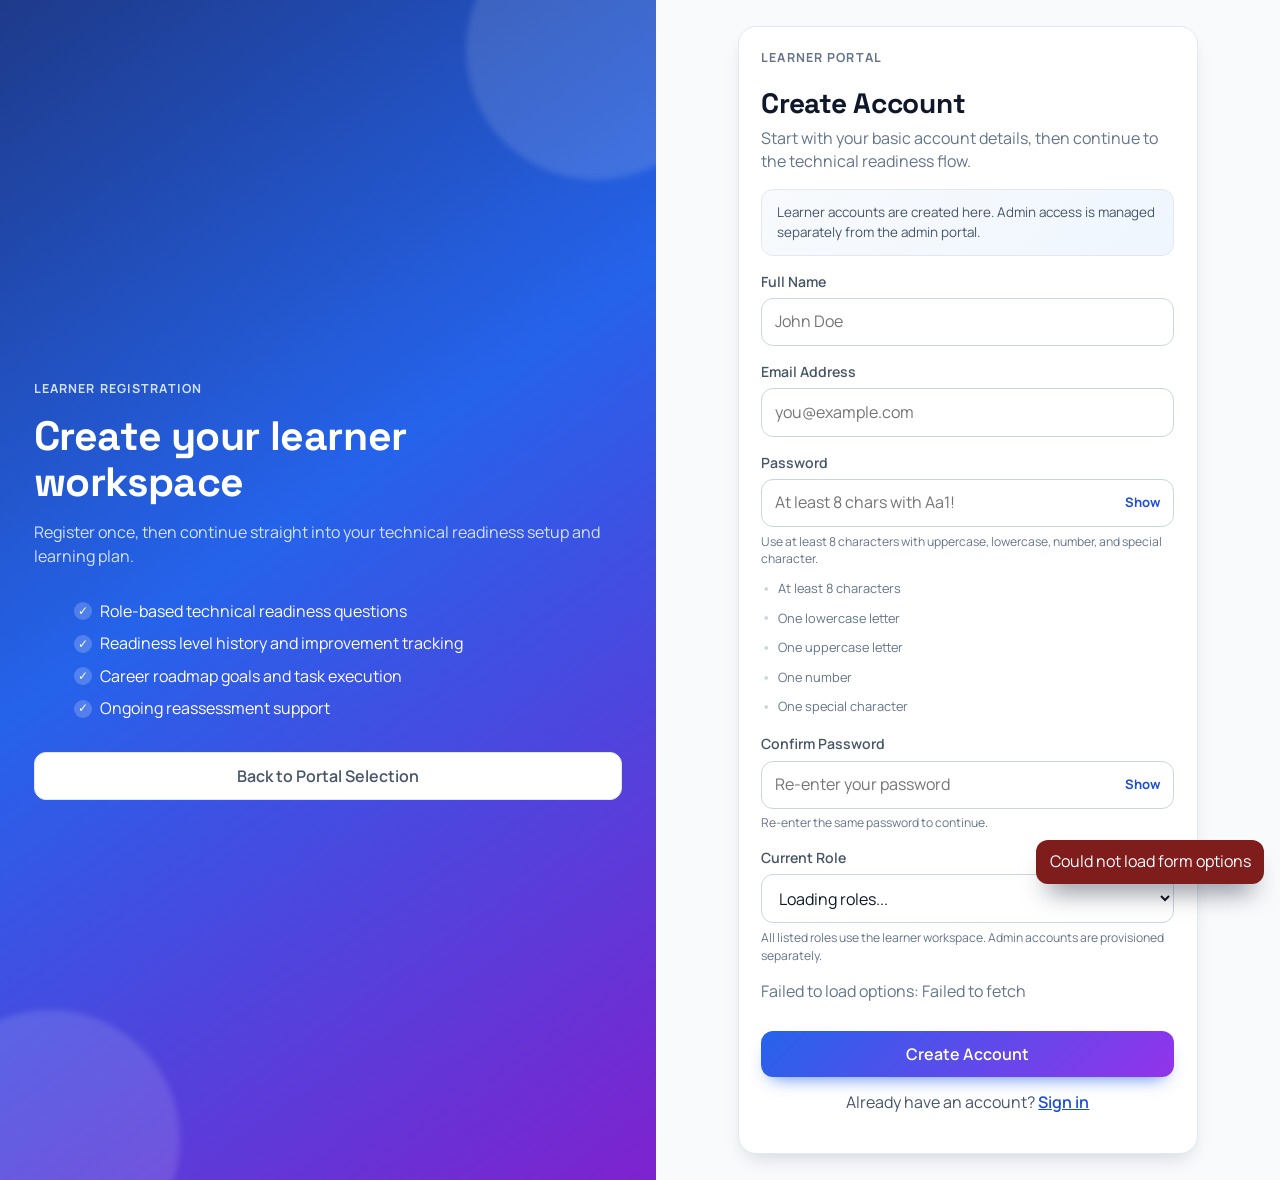
<file: FrontEnd/pages/register.html>
<!doctype html>
<html lang="en">
<head>
  <meta charset="UTF-8" />
  <meta name="viewport" content="width=device-width, initial-scale=1.0" />
  <title>Create Learner Account - CareerPath</title>
  <link rel="stylesheet" href="../assets/css/styles.css?v=20260406a" />
</head>
<body>
  <main class="auth-shell">
    <section class="auth-panel-info">
      <p class="eyebrow">Learner Registration</p>
      <h1>Create your learner workspace</h1>
      <p>
        Register once, then continue straight into your technical readiness setup and learning plan.
      </p>
      <ul class="auth-feature-list">
        <li>Role-based technical readiness questions</li>
        <li>Readiness level history and improvement tracking</li>
        <li>Career roadmap goals and task execution</li>
        <li>Ongoing reassessment support</li>
      </ul>
      <a class="btn btn-ghost" href="../index.html">Back to Portal Selection</a>
    </section>

    <section class="auth-panel-form">
      <div class="auth-form-card">
        <p class="eyebrow">Learner Portal</p>
        <h2>Create Account</h2>
        <p>Start with your basic account details, then continue to the technical readiness flow.</p>
        <p class="auth-note">Learner accounts are created here. Admin access is managed separately from the admin portal.</p>

        <form id="registerForm" class="form">
          <div class="form-group">
            <label for="fullName">Full Name</label>
            <input id="fullName" type="text" placeholder="John Doe" autocomplete="name" required />
          </div>

          <div class="form-group">
            <label for="email">Email Address</label>
            <input id="email" type="email" placeholder="you@example.com" autocomplete="email" required />
          </div>

          <div class="form-group">
            <label for="password">Password</label>
            <div class="password-field">
              <input
                id="password"
                type="password"
                minlength="8"
                maxlength="64"
                placeholder="At least 8 chars with Aa1!"
                autocomplete="new-password"
                required
              />
              <button id="passwordToggle" class="password-toggle" type="button" aria-label="Show password">Show</button>
            </div>
            <span class="field-help">Use at least 8 characters with uppercase, lowercase, number, and special character.</span>
            <ul id="passwordChecklist" class="password-checklist" aria-live="polite">
              <li class="password-check-item" data-password-rule="length">At least 8 characters</li>
              <li class="password-check-item" data-password-rule="lower">One lowercase letter</li>
              <li class="password-check-item" data-password-rule="upper">One uppercase letter</li>
              <li class="password-check-item" data-password-rule="digit">One number</li>
              <li class="password-check-item" data-password-rule="special">One special character</li>
            </ul>
          </div>

          <div class="form-group">
            <label for="confirmPassword">Confirm Password</label>
            <div class="password-field">
              <input
                id="confirmPassword"
                type="password"
                minlength="8"
                maxlength="64"
                placeholder="Re-enter your password"
                autocomplete="new-password"
                required
              />
              <button id="confirmPasswordToggle" class="password-toggle" type="button" aria-label="Show confirm password">Show</button>
            </div>
            <span id="confirmPasswordHelp" class="field-help">Re-enter the same password to continue.</span>
          </div>

          <div class="form-group">
            <label for="role">Current Role</label>
            <select id="role" required>
              <option value="">Loading roles...</option>
            </select>
            <span id="roleHint" class="field-help">All listed roles use the learner workspace. Admin access is provisioned separately.</span>
          </div>

          <p id="messageBox" class="text-muted" style="min-height: 1.25rem; margin-bottom: 0.75rem;"></p>
          <button id="registerBtn" type="submit" class="btn btn-primary btn-block">Create Account</button>
        </form>

        <p class="footer-link">Already have an account? <a href="./login.html?portal=user">Sign in</a></p>
      </div>
    </section>
  </main>

  <div id="toast" class="toast"></div>

  <script src="../assets/js/core/config.js?v=20260406a"></script>
  <script src="../assets/js/core/ui.js?v=20260406a"></script>
  <script src="../assets/js/core/api.js?v=20260406a"></script>
  <script src="../assets/js/core/auth-guard.js?v=20260406a"></script>
  <script src="../assets/js/pages/register.js?v=20260406a"></script>
</body>
</html>
</file>
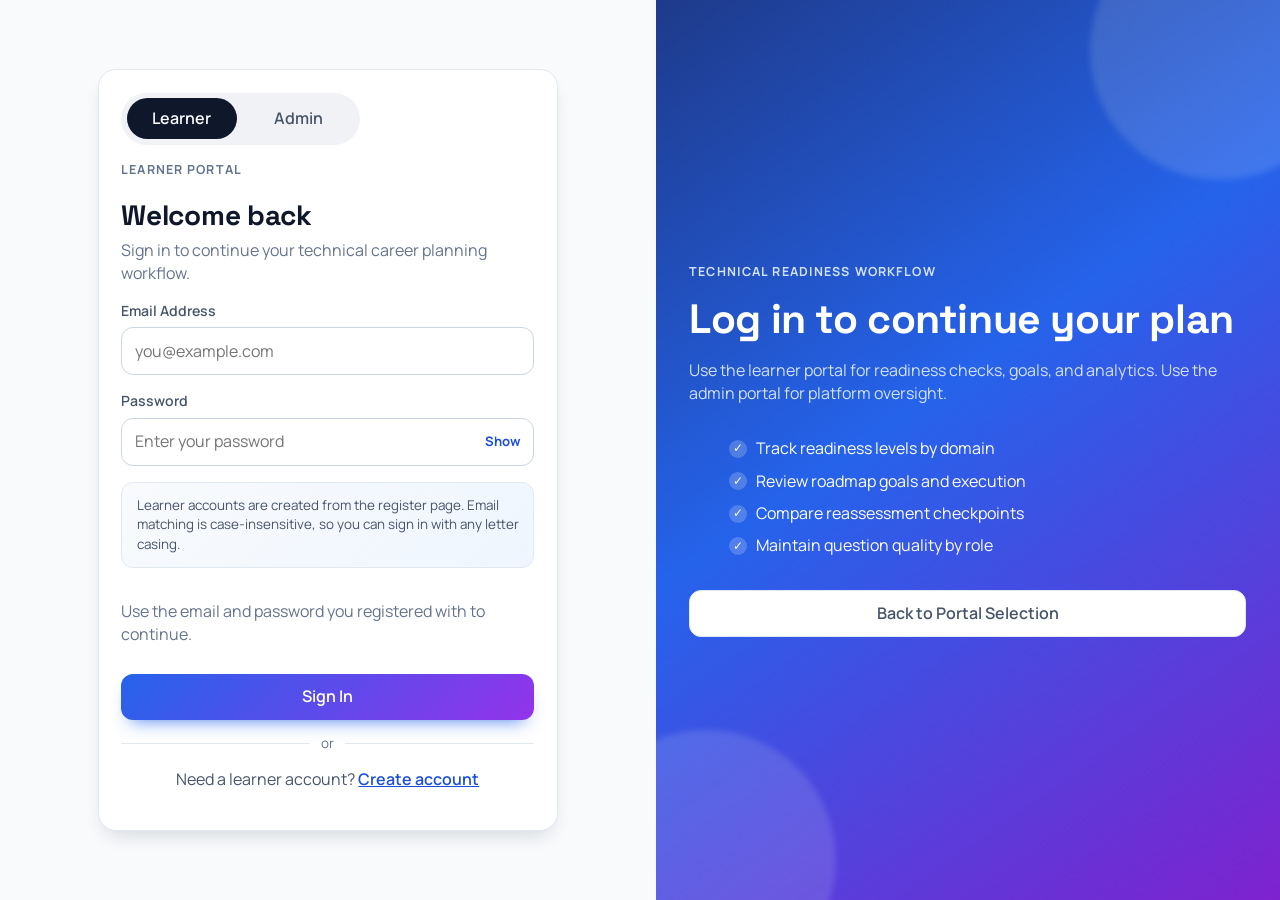
<file: FrontEnd/pages/technical-readiness.html>
<!doctype html>
<html lang="en">
<head>
  <meta charset="UTF-8" />
  <meta name="viewport" content="width=device-width, initial-scale=1.0" />
  <title>Technical Readiness Check - CareerPath</title>
  <link rel="stylesheet" href="../assets/css/styles.css?v=20260325a" />
</head>
<body>
  <header class="topbar">
    <div class="topbar-inner">
      <a class="brand" href="./home.html">
        <span class="brand-mark">CP</span>
        <span class="gradient-text">CareerPath</span>
      </a>

      <nav class="topnav">
        <a class="nav-link" href="./home.html">Home</a>
        <a class="nav-link" href="./dashboard.html">Dashboard</a>
        <a class="nav-link" href="./goals.html">Goals</a>
        <a class="nav-link" href="./analytics.html">Analytics</a>
        <a class="nav-link" href="./profile.html">Profile</a>
      </nav>

      <button id="logoutBtn" class="btn btn-muted btn-small" type="button">Logout</button>
    </div>
  </header>

  <main class="main-content">
    <div class="container">
      <section class="hero-card">
        <div>
          <p class="eyebrow">Technical Readiness Check</p>
          <h1>Measure role-specific technical readiness</h1>
          <p class="text-muted">Choose a focused technical role, answer domain-specific MCQs, and use the result to confirm your plan and compare future improvement.</p>
        </div>
        <div class="toolbar-actions">
          <span id="statusPill" class="chip status-planned">Ready</span>
          <a class="btn btn-ghost" href="./dashboard.html">Back to Dashboard</a>
        </div>
      </section>

      <section id="chooserSection" class="section-card">
        <div class="section-header">
          <h3>Choose how you want to continue</h3>
        </div>

        <div class="career-choice-grid">
          <article class="choice-card">
            <p class="eyebrow">Option 1</p>
            <h3>Set role directly</h3>
            <p>Select a technical role and continue directly to plan generation.</p>
            <div class="form-group" style="margin-top: 0.75rem;">
              <label for="manualTrackSelect">Technical Role</label>
              <select id="manualTrackSelect"></select>
            </div>
            <div class="toolbar-actions">
              <button id="manualConfirmBtn" class="btn btn-secondary" type="button">Confirm Role</button>
              <button id="manualGenerateBtn" class="btn btn-primary" type="button">Generate Plan</button>
            </div>
          </article>

          <article class="choice-card">
            <p class="eyebrow">Option 2</p>
            <h3>Run readiness check</h3>
            <p>Open a role-specific MCQ set designed to evaluate actual domain understanding, not generic preferences.</p>
            <div class="form-group" style="margin-top: 0.75rem;">
              <label for="technicalRoleSelect">Role for Readiness Check</label>
              <select id="technicalRoleSelect"></select>
            </div>
            <button id="loadBenchmarkBtn" class="btn btn-primary" type="button">Load Questions</button>
          </article>
        </div>
      </section>

      <section id="benchmarkSection" class="section-card hidden">
        <div class="section-header">
          <div>
            <h3 id="benchmarkRoleLabel">Technical Readiness Check</h3>
            <p id="benchmarkHint" class="text-muted">Role-specific questions will load here.</p>
          </div>
          <span id="questionCountText" class="chip">0 Questions</span>
        </div>

        <div id="benchmarkQuestionList" class="question-list"></div>

        <div class="assessment-actions">
          <button id="backToChooserBtn" class="btn btn-muted" type="button">Back</button>
          <button id="submitBenchmarkBtn" class="btn btn-primary" type="button">Submit Readiness Check</button>
        </div>
      </section>

      <section id="resultSection" class="section-card hidden">
        <div class="section-header">
          <h3>Readiness Result</h3>
          <span id="levelChip" class="chip status-completed">Level</span>
        </div>

        <div class="result-grid">
          <article class="result-highlight">
            <p class="text-muted">Role</p>
            <h2 id="benchmarkRoleText">-</h2>
            <p class="text-muted" style="margin-top: 0.4rem;">Current Level</p>
            <h4 id="benchmarkLevelText">-</h4>
            <p class="text-muted" style="margin-top: 0.7rem;">Score</p>
            <h4 id="benchmarkScoreText">-</h4>
            <p id="benchmarkImprovementText" class="text-muted" style="margin-top: 0.7rem;">-</p>
            <p id="benchmarkSummaryText" class="text-muted" style="margin-top: 0.7rem;">-</p>
          </article>

          <article class="result-card">
            <div class="result-card-head">
              <h4>Skill Area Breakdown</h4>
            </div>
            <div id="skillAreaList" class="bars" style="margin-top: 0.5rem;"></div>
          </article>
        </div>

        <div class="form-row" style="margin-top: 0.9rem;">
          <div class="form-group">
            <label for="confirmTrackSelect">Final Technical Role</label>
            <select id="confirmTrackSelect"></select>
          </div>
        </div>

        <div class="assessment-actions">
          <button id="confirmTrackBtn" class="btn btn-secondary" type="button">Accept Role</button>
          <button id="generatePlanBtn" class="btn btn-primary" type="button">Generate Learning Plan</button>
        </div>
      </section>

      <section id="nextFlowSection" class="section-card hidden">
        <div class="section-header">
          <h3>Next Step</h3>
          <span class="chip status-completed">Ready</span>
        </div>
        <p id="nextFlowSummary" class="text-muted">Your readiness result has been saved and your learning plan is ready.</p>
        <div class="toolbar-actions next-flow-actions">
          <a class="btn btn-primary" href="./dashboard.html">Go to Dashboard</a>
          <a class="btn btn-ghost" href="./goals.html">Open Goals Workspace</a>
          <a class="btn btn-ghost" href="./analytics.html">View Analytics</a>
        </div>
      </section>
    </div>
  </main>

  <div id="toast" class="toast"></div>

  <script src="../assets/js/core/config.js?v=20260325a"></script>
  <script src="../assets/js/core/ui.js?v=20260325a"></script>
  <script src="../assets/js/core/api.js?v=20260325a"></script>
  <script src="../assets/js/core/auth-guard.js?v=20260325a"></script>
  <script src="../assets/js/pages/technical-readiness.js?v=20260325a"></script>
</body>
</html>
</file>
<file: FrontEnd/assets/css/styles.css>
@import url("https://fonts.googleapis.com/css2?family=Manrope:wght@400;500;600;700;800&family=Space+Grotesk:wght@500;700&display=swap");

:root {
  --bg-gradient-start: #f8fafc;
  --bg-gradient-end: #dbeafe;
  --panel: #ffffff;
  --panel-soft: #f8fafc;
  --text-primary: #0f172a;
  --text-secondary: #475569;
  --text-muted: #64748b;
  --primary-50: #eff6ff;
  --primary-100: #dbeafe;
  --primary-300: #93c5fd;
  --primary-500: #3b82f6;
  --primary-600: #2563eb;
  --primary-700: #1d4ed8;
  --purple-500: #a855f7;
  --purple-600: #9333ea;
  --success-500: #22c55e;
  --success-600: #16a34a;
  --warning-500: #f59e0b;
  --danger-500: #ef4444;
  --danger-600: #dc2626;
  --line: #e2e8f0;
  --line-strong: #cbd5e1;
  --shadow-sm: 0 1px 2px 0 rgb(15 23 42 / 0.05);
  --shadow-md: 0 10px 20px -8px rgb(15 23 42 / 0.18);
  --shadow-lg: 0 22px 36px -14px rgb(15 23 42 / 0.22);
  --radius-sm: 10px;
  --radius-md: 14px;
  --radius-lg: 18px;
  --radius-xl: 24px;
}

* {
  box-sizing: border-box;
}

html,
body {
  margin: 0;
  min-height: 100%;
}

body {
  color: var(--text-primary);
  font-family: "Manrope", "Segoe UI", "Inter", Tahoma, Arial, sans-serif;
  line-height: 1.45;
  background:
    radial-gradient(500px 280px at 8% 0%, #dbeafe 0%, transparent 70%),
    radial-gradient(540px 320px at 100% 100%, #f3e8ff 0%, transparent 72%),
    linear-gradient(130deg, var(--bg-gradient-start), var(--bg-gradient-end));
}

a {
  color: inherit;
}

h1,
h2,
h3,
h4,
p {
  margin: 0;
}

h1,
h2,
h3,
h4 {
  font-family: "Space Grotesk", "Manrope", sans-serif;
  letter-spacing: -0.01em;
}

.page {
  min-height: 100vh;
}

.container {
  width: min(1150px, calc(100% - 2rem));
  margin: 0 auto;
}

.surface {
  background: var(--panel);
  border: 1px solid var(--line);
  border-radius: var(--radius-lg);
  box-shadow: var(--shadow-md);
}

.text-muted {
  color: var(--text-muted);
}

.eyebrow {
  font-size: 0.78rem;
  text-transform: uppercase;
  letter-spacing: 0.09em;
  color: var(--primary-700);
  font-weight: 700;
}

.gradient-text {
  background: linear-gradient(135deg, var(--primary-600), var(--purple-600));
  background-clip: text;
  -webkit-background-clip: text;
  color: transparent;
}

.btn {
  border: 0;
  border-radius: 12px;
  padding: 0.7rem 1rem;
  font: inherit;
  font-weight: 600;
  cursor: pointer;
  text-decoration: none;
  display: inline-flex;
  align-items: center;
  justify-content: center;
  gap: 0.5rem;
  transition: transform 0.16s ease, box-shadow 0.16s ease, background-color 0.16s ease, color 0.16s ease;
}

.btn:hover {
  transform: translateY(-1px);
}

.btn:disabled {
  opacity: 0.65;
  cursor: not-allowed;
  transform: none;
}

.btn-primary {
  color: #fff;
  background: linear-gradient(135deg, var(--primary-600), var(--purple-600));
  box-shadow: 0 10px 18px -10px rgb(37 99 235 / 0.85);
}

.btn-primary:hover {
  box-shadow: 0 15px 22px -12px rgb(37 99 235 / 0.95);
}

.btn-secondary {
  color: #fff;
  background: linear-gradient(135deg, #1e40af, #1d4ed8);
}

.btn-muted {
  color: var(--text-secondary);
  background: #f1f5f9;
  border: 1px solid var(--line);
}

.btn-ghost {
  color: var(--text-secondary);
  border: 1px solid var(--line);
  background: #fff;
}

.btn-danger {
  color: #b91c1c;
  background: #fff1f2;
  border: 1px solid #fecdd3;
}

.btn-danger:hover {
  background: #ffe4e6;
}

.btn-success {
  color: #fff;
  background: linear-gradient(135deg, #15803d, #16a34a);
  box-shadow: 0 10px 18px -10px rgb(22 163 74 / 0.72);
}

.btn-success:hover {
  box-shadow: 0 14px 22px -12px rgb(22 163 74 / 0.85);
}

.btn-block {
  width: 100%;
}

.btn-small {
  padding: 0.46rem 0.74rem;
  font-size: 0.84rem;
}

.form {
  display: grid;
  gap: 1rem;
}

.form-row {
  display: grid;
  gap: 1rem;
  grid-template-columns: repeat(2, minmax(0, 1fr));
}

.form-group {
  display: grid;
  gap: 0.36rem;
}

.form-group label {
  font-size: 0.88rem;
  color: var(--text-secondary);
  font-weight: 600;
}

input,
select,
textarea {
  width: 100%;
  border: 1px solid var(--line-strong);
  background: #fff;
  color: var(--text-primary);
  border-radius: 12px;
  padding: 0.72rem 0.8rem;
  font: inherit;
}

textarea {
  resize: vertical;
  min-height: 110px;
}

input:focus,
select:focus,
textarea:focus {
  outline: 2px solid #93c5fd;
  border-color: #60a5fa;
}

.field-help {
  font-size: 0.76rem;
  color: var(--text-muted);
}

.field-help.is-error {
  color: var(--danger-600);
}

.field-help.is-success {
  color: var(--success-600);
}

.password-field {
  position: relative;
  display: flex;
  align-items: center;
}

.password-field input {
  padding-right: 4.6rem;
}

.password-toggle {
  position: absolute;
  right: 0.5rem;
  top: 50%;
  transform: translateY(-50%);
  border: 0;
  background: transparent;
  color: var(--primary-700);
  font: inherit;
  font-size: 0.82rem;
  font-weight: 700;
  cursor: pointer;
  padding: 0.2rem 0.35rem;
  border-radius: 8px;
}

.password-toggle:hover {
  background: var(--primary-50);
}

.password-toggle:focus-visible {
  outline: 2px solid #93c5fd;
}

.password-checklist {
  list-style: none;
  display: grid;
  gap: 0.4rem;
  margin: 0.2rem 0 0;
  padding: 0;
}

.password-check-item {
  display: flex;
  align-items: center;
  gap: 0.45rem;
  font-size: 0.8rem;
  color: var(--text-muted);
}

.password-check-item::before {
  content: "\2022";
  color: var(--line-strong);
  font-size: 1rem;
}

.password-check-item.is-valid {
  color: var(--success-600);
}

.password-check-item.is-valid::before {
  content: "\2713";
  color: var(--success-600);
}

.message {
  border: 1px solid var(--line);
  background: #f8fafc;
  border-radius: 12px;
  padding: 0.7rem;
  min-height: 56px;
  white-space: pre-wrap;
  display: none;
}

.topbar {
  position: sticky;
  top: 0;
  z-index: 20;
  background: rgba(255, 255, 255, 0.8);
  border-bottom: 1px solid var(--line);
  backdrop-filter: blur(10px);
}

.topbar-inner {
  width: min(1150px, calc(100% - 2rem));
  margin: 0 auto;
  min-height: 72px;
  display: flex;
  align-items: center;
  justify-content: space-between;
  gap: 1rem;
}

.brand {
  display: inline-flex;
  align-items: center;
  gap: 0.55rem;
  text-decoration: none;
  font-weight: 700;
}

.brand-mark {
  width: 34px;
  height: 34px;
  border-radius: 10px;
  display: grid;
  place-items: center;
  background: linear-gradient(135deg, var(--primary-600), var(--purple-600));
  color: #fff;
  font-weight: 700;
}

.topnav {
  display: inline-flex;
  align-items: center;
  gap: 0.4rem;
}

.nav-link {
  text-decoration: none;
  font-weight: 600;
  color: var(--text-secondary);
  border-radius: 10px;
  padding: 0.48rem 0.74rem;
}

.nav-link:hover {
  background: #f1f5f9;
}

.nav-link.active {
  color: var(--primary-700);
  background: var(--primary-50);
}

.user-chip {
  display: inline-flex;
  align-items: center;
  gap: 0.55rem;
  padding: 0.35rem 0.6rem;
  border-radius: 999px;
  border: 1px solid var(--line);
  background: #fff;
}

.user-avatar {
  width: 30px;
  height: 30px;
  border-radius: 999px;
  display: grid;
  place-items: center;
  background: linear-gradient(135deg, var(--primary-500), var(--purple-500));
  color: #fff;
  font-weight: 700;
  font-size: 0.86rem;
}

.user-chip .meta {
  line-height: 1.1;
}

.user-chip .meta strong {
  display: block;
  font-size: 0.82rem;
}

.user-chip .meta span {
  display: block;
  font-size: 0.72rem;
  color: var(--text-muted);
}

.main-content {
  padding: 1.2rem 0 2.2rem;
}

.page-header {
  margin-bottom: 1rem;
  display: flex;
  align-items: flex-start;
  justify-content: space-between;
  gap: 1rem;
}

.page-header h1 {
  font-size: clamp(1.7rem, 2.6vw, 2.35rem);
  margin-bottom: 0.2rem;
}

.page-header p {
  color: var(--text-muted);
}

.badge {
  display: inline-flex;
  align-items: center;
  gap: 0.4rem;
  border: 1px solid var(--primary-100);
  background: var(--primary-50);
  color: var(--primary-700);
  border-radius: 999px;
  padding: 0.3rem 0.7rem;
  font-size: 0.78rem;
  font-weight: 600;
}

.dot {
  width: 8px;
  height: 8px;
  border-radius: 999px;
  background: currentColor;
}

.landing-wrap {
  padding: 2rem 0 3rem;
}

.hero-panel {
  position: relative;
  overflow: hidden;
  padding: 2rem;
  border-radius: var(--radius-xl);
  border: 1px solid var(--line);
  background: #fff;
  box-shadow: var(--shadow-lg);
}

.hero-panel::before,
.hero-panel::after {
  content: "";
  position: absolute;
  border-radius: 999px;
  pointer-events: none;
}

.hero-panel::before {
  width: 320px;
  height: 320px;
  right: -140px;
  top: -130px;
  background: radial-gradient(circle, rgb(59 130 246 / 0.22), transparent 70%);
}

.hero-panel::after {
  width: 250px;
  height: 250px;
  left: -100px;
  bottom: -120px;
  background: radial-gradient(circle, rgb(168 85 247 / 0.17), transparent 72%);
}

.landing-hero-grid {
  position: relative;
  z-index: 1;
  display: grid;
  grid-template-columns: 1.4fr 0.8fr;
  gap: 1.1rem;
  align-items: start;
}

.hero-content {
  max-width: 100%;
  text-align: left;
  margin: 0;
}

.hero-content h1 {
  font-size: clamp(2rem, 5vw, 3.7rem);
  line-height: 1.08;
  margin: 0.9rem 0 0.8rem;
}

.hero-content p {
  color: var(--text-secondary);
  font-size: 1.05rem;
}

.hero-actions {
  margin-top: 1.2rem;
  display: flex;
  justify-content: flex-start;
  flex-wrap: wrap;
  gap: 0.65rem;
}

.feature-grid {
  margin-top: 1.1rem;
  display: grid;
  grid-template-columns: repeat(3, minmax(0, 1fr));
  gap: 0.85rem;
  align-items: stretch;
}

.flow-card {
  border: 1px solid var(--line);
  border-radius: 18px;
  background: linear-gradient(145deg, #ffffff, #eff6ff);
  box-shadow: var(--shadow-sm);
  padding: 1rem;
  display: grid;
  gap: 0.72rem;
}

.flow-card h3 {
  font-size: 1.15rem;
}

.flow-list {
  display: grid;
  gap: 0.52rem;
}

.flow-step {
  border: 1px solid var(--line);
  border-radius: 12px;
  background: #fff;
  padding: 0.6rem;
  display: grid;
  gap: 0.18rem;
}

.flow-step strong {
  font-size: 0.92rem;
}

.flow-step span {
  font-size: 0.84rem;
  color: var(--text-muted);
}

.flow-actions {
  display: grid;
  gap: 0.45rem;
}

.career-choice-grid {
  margin-top: 1rem;
  display: grid;
  grid-template-columns: repeat(2, minmax(0, 1fr));
  gap: 0.85rem;
}

.choice-card {
  border: 1px solid var(--line);
  border-radius: 16px;
  background: #fff;
  padding: 0.95rem;
  display: grid;
  gap: 0.45rem;
}

.choice-card h3 {
  font-size: 1.03rem;
}

.choice-card p {
  font-size: 0.9rem;
  color: var(--text-muted);
}

.feature-card {
  border: 1px solid var(--line);
  border-radius: 16px;
  background: rgba(255, 255, 255, 0.85);
  padding: 0.95rem;
  height: 100%;
}

.feature-card h3 {
  font-size: 1rem;
  margin-bottom: 0.2rem;
}

.feature-card p {
  color: var(--text-muted);
  font-size: 0.87rem;
}

.stats-banner {
  margin-top: 1.2rem;
  border-radius: var(--radius-xl);
  padding: 1.4rem;
  background: linear-gradient(135deg, var(--primary-600), var(--purple-600));
  color: #fff;
  box-shadow: var(--shadow-lg);
}

.stats-grid {
  margin-top: 0.9rem;
  display: grid;
  grid-template-columns: repeat(3, minmax(0, 1fr));
  gap: 0.7rem;
}

.stats-grid strong {
  display: block;
  font-size: 2rem;
}

.auth-shell {
  min-height: 100vh;
  display: grid;
  grid-template-columns: 1.05fr 1fr;
}

.auth-panel-info {
  position: relative;
  overflow: hidden;
  padding: 2.1rem;
  color: #fff;
  background: linear-gradient(145deg, #1e3a8a, #2563eb 44%, #7e22ce);
  display: grid;
  align-content: center;
  gap: 1rem;
}

.auth-panel-info::before,
.auth-panel-info::after {
  content: "";
  position: absolute;
  width: 260px;
  height: 260px;
  border-radius: 999px;
  background: rgb(255 255 255 / 0.13);
  filter: blur(3px);
}

.auth-panel-info::before {
  top: -80px;
  right: -70px;
}

.auth-panel-info::after {
  left: -80px;
  bottom: -90px;
}

.auth-panel-info > * {
  position: relative;
  z-index: 1;
}

.auth-panel-info h1 {
  font-size: clamp(1.9rem, 3.2vw, 2.8rem);
  line-height: 1.12;
}

.auth-panel-info p {
  color: rgb(219 234 254 / 0.95);
}

.auth-feature-list {
  display: grid;
  gap: 0.58rem;
}

.auth-feature-list li {
  list-style: none;
  padding: 0;
  margin: 0;
  display: flex;
  gap: 0.55rem;
  align-items: center;
}

.auth-feature-list li::before {
  content: "\2713";
  width: 18px;
  height: 18px;
  border-radius: 999px;
  display: grid;
  place-items: center;
  background: rgb(255 255 255 / 0.2);
  font-size: 0.72rem;
}

.auth-panel-form {
  background: #f8fafc;
  display: grid;
  place-items: center;
  padding: 1.6rem;
}

.auth-form-card {
  width: min(460px, 100%);
  background: #fff;
  border: 1px solid var(--line);
  border-radius: var(--radius-lg);
  padding: 1.4rem;
  box-shadow: var(--shadow-md);
}

.auth-form-card h2 {
  margin-bottom: 0.2rem;
  font-size: 1.75rem;
}

.auth-form-card p {
  color: var(--text-muted);
  margin-bottom: 1rem;
}

.auth-note {
  margin: 0 0 1rem;
  padding: 0.8rem 0.9rem;
  border-radius: 12px;
  border: 1px solid var(--line);
  background: linear-gradient(135deg, #f8fafc, #eff6ff);
  color: var(--text-secondary) !important;
  font-size: 0.84rem;
}

.auth-form-card .footer-link {
  margin-top: 0.9rem;
  text-align: center;
  color: var(--text-secondary);
}

.auth-form-card .footer-link a {
  color: var(--primary-700);
  font-weight: 600;
}

.auth-divider {
  margin-top: 0.9rem;
  margin-bottom: 0.7rem;
  display: flex;
  align-items: center;
  gap: 0.7rem;
  color: var(--text-muted);
  font-size: 0.84rem;
}

.auth-divider::before,
.auth-divider::after {
  content: "";
  flex: 1;
  height: 1px;
  background: var(--line);
}

.google-signin-container {
  display: grid;
  justify-content: center;
  margin-bottom: 0.4rem;
}

.hero-card {
  border-radius: var(--radius-lg);
  padding: 1rem 1.1rem;
  border: 1px solid var(--line);
  background: linear-gradient(135deg, #fff, #eff6ff);
  box-shadow: var(--shadow-sm);
  display: flex;
  align-items: center;
  justify-content: space-between;
  gap: 1rem;
  margin-bottom: 1rem;
}

.hero-card h1 {
  font-size: clamp(1.35rem, 2.8vw, 2rem);
  margin: 0.16rem 0;
}

.stat-grid {
  display: grid;
  grid-template-columns: repeat(8, minmax(0, 1fr));
  gap: 0.9rem;
  margin-bottom: 1rem;
}

.stat-card {
  padding: 0.9rem;
  border-radius: 16px;
  border: 1px solid var(--line);
  background: #fff;
  box-shadow: var(--shadow-sm);
  transition: transform 0.16s ease, box-shadow 0.16s ease, border-color 0.16s ease;
}

.stat-card:hover {
  transform: translateY(-2px);
  box-shadow: var(--shadow-md);
  border-color: var(--primary-100);
}

.stat-card .label {
  color: var(--text-muted);
  font-size: 0.82rem;
}

.stat-card .value {
  margin-top: 0.34rem;
  font-size: 1.6rem;
  font-weight: 700;
}

.dashboard-grid {
  display: grid;
  grid-template-columns: 2fr 1fr;
  gap: 1rem;
}

.workflow-grid {
  display: grid;
  grid-template-columns: repeat(3, minmax(0, 1fr));
  gap: 0.9rem;
  margin-bottom: 1rem;
}

.workflow-card {
  border: 1px solid var(--line);
  border-radius: 16px;
  background: #fff;
  box-shadow: var(--shadow-sm);
  padding: 0.92rem;
  display: grid;
  gap: 0.55rem;
}

.workflow-card h3 {
  font-size: 1.06rem;
}

.quick-flow-list {
  display: grid;
  gap: 0.44rem;
}

.quick-flow-item {
  text-decoration: none;
  border: 1px solid var(--line);
  border-radius: 10px;
  background: #f8fafc;
  color: var(--text-secondary);
  padding: 0.5rem 0.58rem;
  font-size: 0.88rem;
  transition: border-color 0.16s ease, background-color 0.16s ease;
}

.quick-flow-item:hover {
  border-color: var(--primary-300);
  background: #eff6ff;
}

.stack {
  display: grid;
  gap: 1rem;
}

.section-card {
  border: 1px solid var(--line);
  background: #fff;
  border-radius: var(--radius-lg);
  padding: 1rem;
  box-shadow: var(--shadow-sm);
  transition: transform 0.2s ease, box-shadow 0.2s ease, border-color 0.2s ease;
}

.section-card:hover {
  transform: translateY(-1px);
  box-shadow: var(--shadow-md);
  border-color: var(--primary-100);
}

.section-header {
  display: flex;
  align-items: center;
  justify-content: space-between;
  gap: 1rem;
  margin-bottom: 0.75rem;
}

.section-header h2,
.section-header h3 {
  font-size: 1.08rem;
}

.profile-summary {
  border-radius: var(--radius-lg);
  padding: 1rem;
  color: #fff;
  background: linear-gradient(135deg, var(--primary-600), var(--purple-600));
}

.profile-summary .meta-line {
  display: flex;
  align-items: center;
  gap: 0.45rem;
  color: rgb(239 246 255 / 0.96);
  font-size: 0.9rem;
  margin-bottom: 0.2rem;
}

.profile-summary .meta-line::before {
  content: "";
  width: 6px;
  height: 6px;
  border-radius: 999px;
  background: #fff;
}

.summary-actions {
  margin-top: 0.8rem;
  display: grid;
  gap: 0.5rem;
  grid-template-columns: repeat(2, minmax(0, 1fr));
}

.recent-list {
  display: grid;
  gap: 0.68rem;
}

.goal-item {
  display: block;
  text-decoration: none;
  border: 1px solid var(--line);
  border-radius: 14px;
  background: #f8fafc;
  padding: 0.8rem;
  color: inherit;
}

.goal-item:hover {
  border-color: var(--primary-300);
  background: #f3f7ff;
}

.goal-title-row {
  display: flex;
  align-items: flex-start;
  justify-content: space-between;
  gap: 0.7rem;
  margin-bottom: 0.35rem;
}

.goal-title-row h4 {
  font-size: 1rem;
}

.goal-meta {
  display: flex;
  flex-wrap: wrap;
  gap: 0.6rem;
  color: var(--text-muted);
  font-size: 0.82rem;
  margin-top: 0.55rem;
}

.progress-line {
  margin-top: 0.58rem;
  display: flex;
  align-items: center;
  gap: 0.45rem;
}

.progress-track {
  flex: 1;
  height: 8px;
  border-radius: 999px;
  background: #e2e8f0;
  overflow: hidden;
}

.progress-value {
  height: 100%;
  border-radius: inherit;
  background: linear-gradient(135deg, var(--primary-500), var(--purple-500));
}

.status-pill,
.priority-pill,
.chip {
  display: inline-flex;
  align-items: center;
  border-radius: 999px;
  font-size: 0.74rem;
  font-weight: 600;
  padding: 0.2rem 0.52rem;
  border: 1px solid transparent;
}

.status-planned {
  color: #1d4ed8;
  background: #dbeafe;
  border-color: #bfdbfe;
}

.status-in-progress {
  color: #b45309;
  background: #fef3c7;
  border-color: #fde68a;
}

.status-completed {
  color: #15803d;
  background: #dcfce7;
  border-color: #bbf7d0;
}

.priority-low {
  color: #475569;
  background: #e2e8f0;
}

.priority-medium {
  color: #1d4ed8;
  background: #dbeafe;
}

.priority-high {
  color: #b45309;
  background: #fef3c7;
}

.priority-urgent {
  color: #b91c1c;
  background: #fee2e2;
}

.template-list {
  display: grid;
  gap: 0.52rem;
}

.timeline-list {
  display: grid;
  gap: 0.55rem;
}

.timeline-item {
  display: flex;
  align-items: center;
  justify-content: space-between;
  gap: 0.7rem;
  border: 1px solid var(--line);
  border-radius: 12px;
  padding: 0.7rem;
  background: #f8fafc;
}

.timeline-item h4 {
  font-size: 0.95rem;
}

.timeline-filters {
  flex-wrap: wrap;
}

.btn-toggle-active {
  color: var(--primary-700);
  border-color: var(--primary-300);
  background: var(--primary-50);
}

.next-action {
  display: grid;
  gap: 0.6rem;
}

.warning-list {
  display: grid;
  gap: 0.5rem;
}

.warning-item {
  border-left: 4px solid #f59e0b;
  border-radius: 0 10px 10px 0;
  background: #fffbeb;
  color: #92400e;
  padding: 0.62rem 0.7rem;
  font-size: 0.88rem;
}

.due-task-list {
  display: grid;
  gap: 0.55rem;
}

.template-item {
  border: 1px solid var(--line);
  border-radius: 12px;
  padding: 0.6rem;
  display: flex;
  align-items: center;
  justify-content: space-between;
  gap: 0.6rem;
  background: #fff;
}

.template-item p {
  color: var(--text-secondary);
  font-size: 0.88rem;
}

.completion-ring {
  width: 150px;
  height: 150px;
  margin: 0 auto;
  border-radius: 999px;
  position: relative;
  display: grid;
  place-items: center;
  background: conic-gradient(var(--primary-500) calc(var(--progress, 0) * 1%), #e2e8f0 0);
}

.completion-ring::before {
  content: "";
  width: 120px;
  height: 120px;
  border-radius: 999px;
  background: #fff;
  position: absolute;
}

.completion-ring .center {
  position: relative;
  text-align: center;
}

.completion-ring strong {
  display: block;
  font-size: 2rem;
}

.goals-toolbar {
  margin-bottom: 0.95rem;
  display: flex;
  justify-content: space-between;
  align-items: center;
  gap: 0.8rem;
}

.toolbar-actions {
  display: inline-flex;
  gap: 0.5rem;
}

.panel {
  border: 1px solid var(--line);
  border-radius: var(--radius-lg);
  background: #fff;
  box-shadow: var(--shadow-sm);
  padding: 1rem;
  margin-bottom: 0.95rem;
  transition: transform 0.2s ease, box-shadow 0.2s ease, border-color 0.2s ease;
}

.panel:hover {
  transform: translateY(-1px);
  box-shadow: var(--shadow-md);
  border-color: var(--primary-100);
}

.question-list {
  display: grid;
  gap: 0.8rem;
}

.question-card {
  border: 1px solid var(--line);
  border-radius: 14px;
  background: #fff;
  padding: 0.9rem;
  display: grid;
  gap: 0.7rem;
}

.question-card h4 {
  font-size: 1rem;
}

.option-list {
  display: grid;
  gap: 0.48rem;
}

.option-item {
  display: flex;
  align-items: center;
  gap: 0.5rem;
  border: 1px solid var(--line);
  border-radius: 10px;
  padding: 0.58rem;
  background: #f8fafc;
}

.option-item input {
  width: auto;
  margin: 0;
}

.assessment-actions {
  margin-top: 0.9rem;
  display: flex;
  justify-content: space-between;
  gap: 0.6rem;
}

.wizard-progress {
  border: 1px solid var(--line);
  border-radius: 12px;
  background: #f8fafc;
  padding: 0.7rem;
  margin-bottom: 0.8rem;
}

.wizard-progress-head {
  display: flex;
  align-items: center;
  justify-content: space-between;
  gap: 0.6rem;
  margin-bottom: 0.45rem;
  font-size: 0.86rem;
}

.wizard-progress-track {
  height: 10px;
}

.wizard-progress-value {
  background: linear-gradient(135deg, #0284c7, #0ea5e9);
}

.result-grid {
  display: grid;
  grid-template-columns: 1.1fr 1fr;
  gap: 0.9rem;
}

.result-highlight,
.result-card {
  border: 1px solid var(--line);
  border-radius: 14px;
  background: #f8fafc;
  padding: 0.85rem;
}

.result-highlight h2 {
  margin-top: 0.34rem;
  font-size: 1.5rem;
}

.match-list {
  display: grid;
  gap: 0.45rem;
  margin-top: 0.5rem;
}

.result-card-head {
  display: flex;
  align-items: center;
  justify-content: space-between;
  gap: 0.55rem;
}

.match-item {
  display: grid;
  gap: 0.35rem;
  border: 1px solid var(--line);
  border-radius: 10px;
  padding: 0.52rem 0.6rem;
  background: #fff;
}

.match-item-head {
  display: flex;
  align-items: center;
  justify-content: space-between;
  gap: 0.65rem;
}

.match-meter {
  width: 100%;
  height: 8px;
  border-radius: 999px;
  background: #e2e8f0;
  overflow: hidden;
}

.match-meter-value {
  height: 100%;
  border-radius: inherit;
  background: linear-gradient(135deg, #0284c7, #0ea5e9);
}

.confidence-high {
  color: #15803d;
  background: #dcfce7;
  border-color: #bbf7d0;
}

.confidence-medium {
  color: #b45309;
  background: #fef3c7;
  border-color: #fde68a;
}

.confidence-low {
  color: #1d4ed8;
  background: #dbeafe;
  border-color: #bfdbfe;
}

.next-flow-actions {
  margin-top: 0.8rem;
  flex-wrap: wrap;
}

.task-list {
  display: grid;
  gap: 0.62rem;
}

.task-item {
  border: 1px solid var(--line);
  border-radius: 12px;
  background: #fff;
  padding: 0.62rem;
  display: grid;
  gap: 0.6rem;
}

.task-item-completed {
  border-color: #bbf7d0;
  background: #f0fdf4;
}

.task-main {
  display: grid;
  gap: 0.3rem;
  flex: 1;
}

.task-main h4 {
  font-size: 0.98rem;
}

.task-item-completed .task-main h4 {
  text-decoration: line-through;
  color: #166534;
}

.task-meta-row {
  display: flex;
  gap: 0.45rem;
  flex-wrap: wrap;
}

.task-schedule-controls {
  margin-top: 0.2rem;
  display: grid;
  grid-template-columns: 1fr auto;
  gap: 0.4rem;
}

.task-date-input {
  min-width: 0;
}

.task-item-actions {
  display: flex;
  justify-content: flex-end;
  gap: 0.45rem;
}

.task-complete-btn {
  min-width: 110px;
}

.task-complete-done {
  color: #166534;
  border: 1px solid #86efac;
  background: #dcfce7;
}

.task-complete-done:hover {
  background: #bbf7d0;
}

.filter-grid {
  display: grid;
  gap: 0.65rem;
  grid-template-columns: 1.3fr 1fr 1fr 1fr 1fr 1fr auto;
}

.goal-grid {
  display: grid;
  gap: 0.9rem;
  grid-template-columns: repeat(3, minmax(0, 1fr));
}

.goal-card {
  border: 1px solid var(--line);
  border-radius: 16px;
  background: #fff;
  padding: 0.9rem;
  box-shadow: var(--shadow-sm);
  display: grid;
  gap: 0.64rem;
}

.goal-card .top {
  display: flex;
  align-items: center;
  justify-content: space-between;
  gap: 0.6rem;
}

.goal-card .actions {
  display: grid;
  grid-template-columns: 1fr auto;
  gap: 0.4rem;
  margin-top: 0.2rem;
}

.goal-card .actions .btn {
  white-space: nowrap;
}

.empty-state {
  border: 1px dashed var(--line-strong);
  border-radius: var(--radius-lg);
  background: #fff;
  padding: 2rem;
  text-align: center;
  color: var(--text-muted);
}

.modal {
  position: fixed;
  inset: 0;
  background: rgb(15 23 42 / 0.45);
  backdrop-filter: blur(4px);
  display: none;
  align-items: center;
  justify-content: center;
  z-index: 45;
  padding: 1rem;
}

.modal.show {
  display: flex;
}

.modal-card {
  width: min(760px, 100%);
  max-height: calc(100vh - 2rem);
  overflow: auto;
  border: 1px solid var(--line);
  border-radius: var(--radius-lg);
  background: #fff;
  box-shadow: var(--shadow-lg);
}

.modal-head {
  position: sticky;
  top: 0;
  z-index: 1;
  background: #fff;
  border-bottom: 1px solid var(--line);
  padding: 0.9rem;
  display: flex;
  align-items: center;
  justify-content: space-between;
}

.modal-body {
  padding: 0.9rem;
}

.profile-layout {
  display: grid;
  grid-template-columns: 1fr 1.6fr;
  gap: 1rem;
}

.profile-side,
.profile-main {
  border: 1px solid var(--line);
  border-radius: var(--radius-lg);
  background: #fff;
  box-shadow: var(--shadow-sm);
  padding: 1rem;
}

.avatar-xl {
  width: 120px;
  height: 120px;
  border-radius: 999px;
  display: grid;
  place-items: center;
  font-size: 2.5rem;
  font-weight: 700;
  color: #fff;
  background: linear-gradient(135deg, var(--primary-600), var(--purple-600));
  margin: 0 auto 0.7rem;
}

.meta-list {
  margin-top: 0.75rem;
  display: grid;
  gap: 0.5rem;
}

.meta-row {
  display: flex;
  justify-content: space-between;
  gap: 0.7rem;
  color: var(--text-secondary);
  font-size: 0.9rem;
}

.meta-row strong {
  color: var(--text-primary);
}

.analytics-metrics {
  display: grid;
  grid-template-columns: repeat(4, minmax(0, 1fr));
  gap: 0.9rem;
  margin-bottom: 1rem;
}

.metric-card {
  border: 1px solid var(--line);
  border-radius: 16px;
  background: #fff;
  padding: 0.9rem;
  box-shadow: var(--shadow-sm);
}

.metric-card .value {
  font-size: 2rem;
  font-weight: 700;
  margin-top: 0.3rem;
}

.analytics-grid {
  display: grid;
  gap: 1rem;
  grid-template-columns: repeat(2, minmax(0, 1fr));
}

.chart-card {
  border: 1px solid var(--line);
  border-radius: var(--radius-lg);
  background: #fff;
  box-shadow: var(--shadow-sm);
  padding: 1rem;
}

.legend {
  margin-top: 0.9rem;
  display: grid;
  gap: 0.5rem;
}

.legend-item {
  display: flex;
  align-items: center;
  justify-content: space-between;
  gap: 1rem;
}

.legend-item .name {
  display: inline-flex;
  align-items: center;
  gap: 0.45rem;
}

.swatch {
  width: 10px;
  height: 10px;
  border-radius: 999px;
}

.bars {
  display: grid;
  gap: 0.58rem;
}

.bar-row {
  display: grid;
  gap: 0.28rem;
}

.bar-head {
  display: flex;
  align-items: center;
  justify-content: space-between;
  gap: 0.7rem;
  font-size: 0.84rem;
}

.bar-track {
  height: 11px;
  background: #e2e8f0;
  border-radius: 999px;
  overflow: hidden;
}

.bar-fill {
  height: 100%;
  border-radius: inherit;
}

.summary-list {
  display: grid;
  gap: 0.55rem;
}

.summary-item {
  border-left: 4px solid var(--primary-500);
  background: #f8fafc;
  border-radius: 0 10px 10px 0;
  padding: 0.58rem 0.7rem;
}

.summary-item p {
  color: var(--text-muted);
  font-size: 0.82rem;
}

.summary-item strong {
  font-size: 1.28rem;
}

.detail-layout {
  display: grid;
  grid-template-columns: 2fr 1fr;
  gap: 1rem;
}

.detail-header {
  border: 1px solid var(--line);
  border-radius: var(--radius-lg);
  background: #fff;
  box-shadow: var(--shadow-sm);
  padding: 1rem;
  margin-bottom: 0.95rem;
}

.detail-meta-grid {
  margin-top: 0.9rem;
  display: grid;
  grid-template-columns: repeat(4, minmax(0, 1fr));
  gap: 0.55rem;
}

.meta-card {
  border: 1px solid var(--line);
  border-radius: 12px;
  background: #f8fafc;
  padding: 0.6rem;
}

.meta-card span {
  font-size: 0.75rem;
  color: var(--text-muted);
  display: block;
  margin-bottom: 0.18rem;
}

.discovery-nudge {
  border-style: dashed;
  border-color: #bfdbfe;
  background: linear-gradient(135deg, #eff6ff, #f8fafc);
}

.home-reminders {
  border-color: #cbd5e1;
  background: linear-gradient(135deg, #f8fafc, #fff);
}

.home-shortcut-grid {
  display: grid;
  grid-template-columns: repeat(4, minmax(0, 1fr));
  gap: 0.8rem;
  margin-bottom: 0.95rem;
}

.home-shortcut-card {
  display: block;
  text-decoration: none;
  border: 1px solid var(--line);
  border-radius: 14px;
  background: #fff;
  box-shadow: var(--shadow-sm);
  padding: 0.86rem;
  color: inherit;
  transition: transform 0.18s ease, box-shadow 0.18s ease, border-color 0.18s ease, background-color 0.18s ease;
}

.home-shortcut-card:hover {
  border-color: var(--primary-300);
  background: #f8fbff;
  transform: translateY(-2px);
  box-shadow: var(--shadow-md);
}

.home-shortcut-card h3 {
  font-size: 1rem;
  margin-bottom: 0.3rem;
}

.home-shortcut-card p {
  color: var(--text-muted);
  font-size: 0.86rem;
}

.discovery-nudge-panel {
  border-style: dashed;
  border-color: #cbd5e1;
  background: linear-gradient(135deg, #f8fafc, #ffffff);
}

.discovery-nudge-panel h3 {
  margin-bottom: 0.32rem;
}

.range-wrap {
  display: grid;
  gap: 0.5rem;
}

.range-wrap input[type="range"] {
  padding: 0;
}

.status-options {
  display: grid;
  grid-template-columns: repeat(3, minmax(0, 1fr));
  gap: 0.5rem;
}

.status-options .btn {
  padding: 0.6rem;
}

.tag-list {
  display: flex;
  flex-wrap: wrap;
  gap: 0.4rem;
}

.tag-list .chip {
  border: 1px solid var(--line);
  background: #f1f5f9;
  color: var(--text-secondary);
}

.hidden {
  display: none !important;
}

.toast {
  position: fixed;
  right: 1rem;
  bottom: 1rem;
  z-index: 60;
  background: #0f172a;
  color: #fff;
  border-radius: 12px;
  padding: 0.65rem 0.84rem;
  box-shadow: 0 18px 26px -12px rgb(15 23 42 / 0.58);
  transform: translateY(12px);
  opacity: 0;
  pointer-events: none;
  transition: opacity 0.22s ease, transform 0.22s ease;
}

.toast.show {
  transform: translateY(0);
  opacity: 1;
}

.toast.success {
  background: #052e16;
}

.toast.error {
  background: #7f1d1d;
}

.reveal-ready {
  opacity: 0;
  transform: translateY(10px);
  transition: opacity 0.38s ease, transform 0.38s ease;
}

.reveal-in {
  opacity: 1;
  transform: translateY(0);
}

@media (prefers-reduced-motion: reduce) {
  .reveal-ready,
  .reveal-in {
    opacity: 1;
    transform: none;
    transition: none;
  }
}

@media (max-width: 1080px) {
  .dashboard-grid,
  .profile-layout,
  .detail-layout,
  .analytics-grid {
    grid-template-columns: 1fr;
  }

  .detail-meta-grid {
    grid-template-columns: repeat(2, minmax(0, 1fr));
  }

  .feature-grid,
  .home-shortcut-grid,
  .goal-grid,
  .workflow-grid,
  .career-choice-grid,
  .landing-hero-grid,
  .result-grid {
    grid-template-columns: repeat(2, minmax(0, 1fr));
  }

  .stat-grid,
  .analytics-metrics {
    grid-template-columns: repeat(2, minmax(0, 1fr));
  }

  .filter-grid {
    grid-template-columns: 1fr 1fr;
  }

  .auth-shell {
    grid-template-columns: 1fr;
  }

  .auth-panel-info {
    min-height: 290px;
  }
}

@media (max-width: 760px) {
  .topbar-inner {
    min-height: 64px;
    flex-wrap: wrap;
    padding: 0.5rem 0;
  }

  .topnav {
    order: 3;
    width: 100%;
    overflow-x: auto;
    padding-bottom: 0.2rem;
  }

  .hero-card,
  .page-header,
  .goals-toolbar {
    flex-direction: column;
    align-items: flex-start;
  }

  .goal-grid,
  .home-shortcut-grid,
  .feature-grid,
  .workflow-grid,
  .career-choice-grid,
  .landing-hero-grid,
  .stat-grid,
  .analytics-metrics,
  .stats-grid,
  .form-row,
  .summary-actions,
  .filter-grid,
  .detail-meta-grid,
  .status-options,
  .result-grid {
    grid-template-columns: 1fr;
  }

  .assessment-actions {
    flex-direction: column;
  }

  .task-item-actions {
    justify-content: stretch;
    flex-direction: column;
  }

  .task-schedule-controls {
    grid-template-columns: 1fr;
  }

  .container,
  .topbar-inner {
    width: min(1150px, calc(100% - 1.1rem));
  }

  .user-chip .meta {
    display: none;
  }
}

.portal-start-page {
  padding: 3rem 0 4rem;
}

.portal-hero-panel {
  display: grid;
  gap: 1.4rem;
  padding: 2rem;
}

.portal-hero-copy {
  max-width: 760px;
}

.portal-grid {
  display: grid;
  grid-template-columns: repeat(2, minmax(0, 1fr));
  gap: 1.2rem;
}

.portal-card {
  border-radius: 24px;
  padding: 1.4rem;
  border: 1px solid rgba(148, 163, 184, 0.2);
  background: linear-gradient(180deg, rgba(15, 23, 42, 0.88), rgba(30, 41, 59, 0.92));
  box-shadow: 0 24px 70px rgba(15, 23, 42, 0.22);
}

.portal-card-user {
  background: linear-gradient(180deg, rgba(12, 74, 110, 0.92), rgba(8, 47, 73, 0.98));
}

.portal-card-admin {
  background: linear-gradient(180deg, rgba(69, 10, 10, 0.94), rgba(30, 41, 59, 0.98));
}

.portal-card h2,
.portal-card p,
.portal-card li {
  color: #f8fafc;
}

.portal-list {
  margin: 1rem 0 0;
  padding-left: 1.2rem;
  display: grid;
  gap: 0.45rem;
}

.portal-actions {
  display: flex;
  flex-wrap: wrap;
  gap: 0.75rem;
  margin-top: 1rem;
}

.portal-switch {
  display: inline-flex;
  gap: 0.45rem;
  padding: 0.35rem;
  border-radius: 999px;
  background: rgba(148, 163, 184, 0.14);
  margin-bottom: 1rem;
}

.portal-switch-link {
  display: inline-flex;
  align-items: center;
  justify-content: center;
  min-width: 110px;
  padding: 0.55rem 0.9rem;
  border-radius: 999px;
  color: #475569;
  text-decoration: none;
  font-weight: 600;
  transition: background 0.2s ease, color 0.2s ease;
}

.portal-switch-link.active {
  background: #0f172a;
  color: #f8fafc;
}

.admin-topbar {
  background: linear-gradient(90deg, #111827, #1f2937);
}

.admin-hero-card {
  border-left: 4px solid #f59e0b;
}

.admin-grid {
  display: grid;
  grid-template-columns: minmax(0, 0.95fr) minmax(0, 1.25fr);
  gap: 1rem;
  align-items: start;
}

.admin-search-group,
.admin-inline-field {
  min-width: 220px;
  margin: 0;
}

.admin-user-list,
.admin-question-list,
.admin-goal-list {
  display: grid;
  gap: 0.9rem;
}

.admin-user-card,
.admin-goal-card {
  border: 1px solid rgba(148, 163, 184, 0.18);
  border-radius: 18px;
  padding: 1rem;
  background: rgba(255, 255, 255, 0.8);
}

.admin-user-meta-grid {
  display: grid;
  grid-template-columns: repeat(2, minmax(0, 1fr));
  gap: 0.55rem 0.9rem;
  color: #475569;
  font-size: 0.94rem;
}

.admin-question-form {
  margin-bottom: 1rem;
}

.admin-option-grid {
  display: grid;
  grid-template-columns: repeat(2, minmax(0, 1fr));
  gap: 0.8rem;
}

.admin-option-list {
  margin: 0.8rem 0 0;
  padding-left: 1.2rem;
  display: grid;
  gap: 0.35rem;
}

.admin-checkbox-field {
  display: flex;
  flex-direction: column;
  justify-content: flex-end;
}

.admin-correct-toggle {
  margin-top: 0.55rem;
}

@media (max-width: 1080px) {
  .portal-grid,
  .admin-grid,
  .admin-option-grid {
    grid-template-columns: 1fr;
  }
}

@media (max-width: 760px) {
  .portal-actions {
    flex-direction: column;
  }

  .admin-user-meta-grid {
    grid-template-columns: 1fr;
  }
}
</file>
